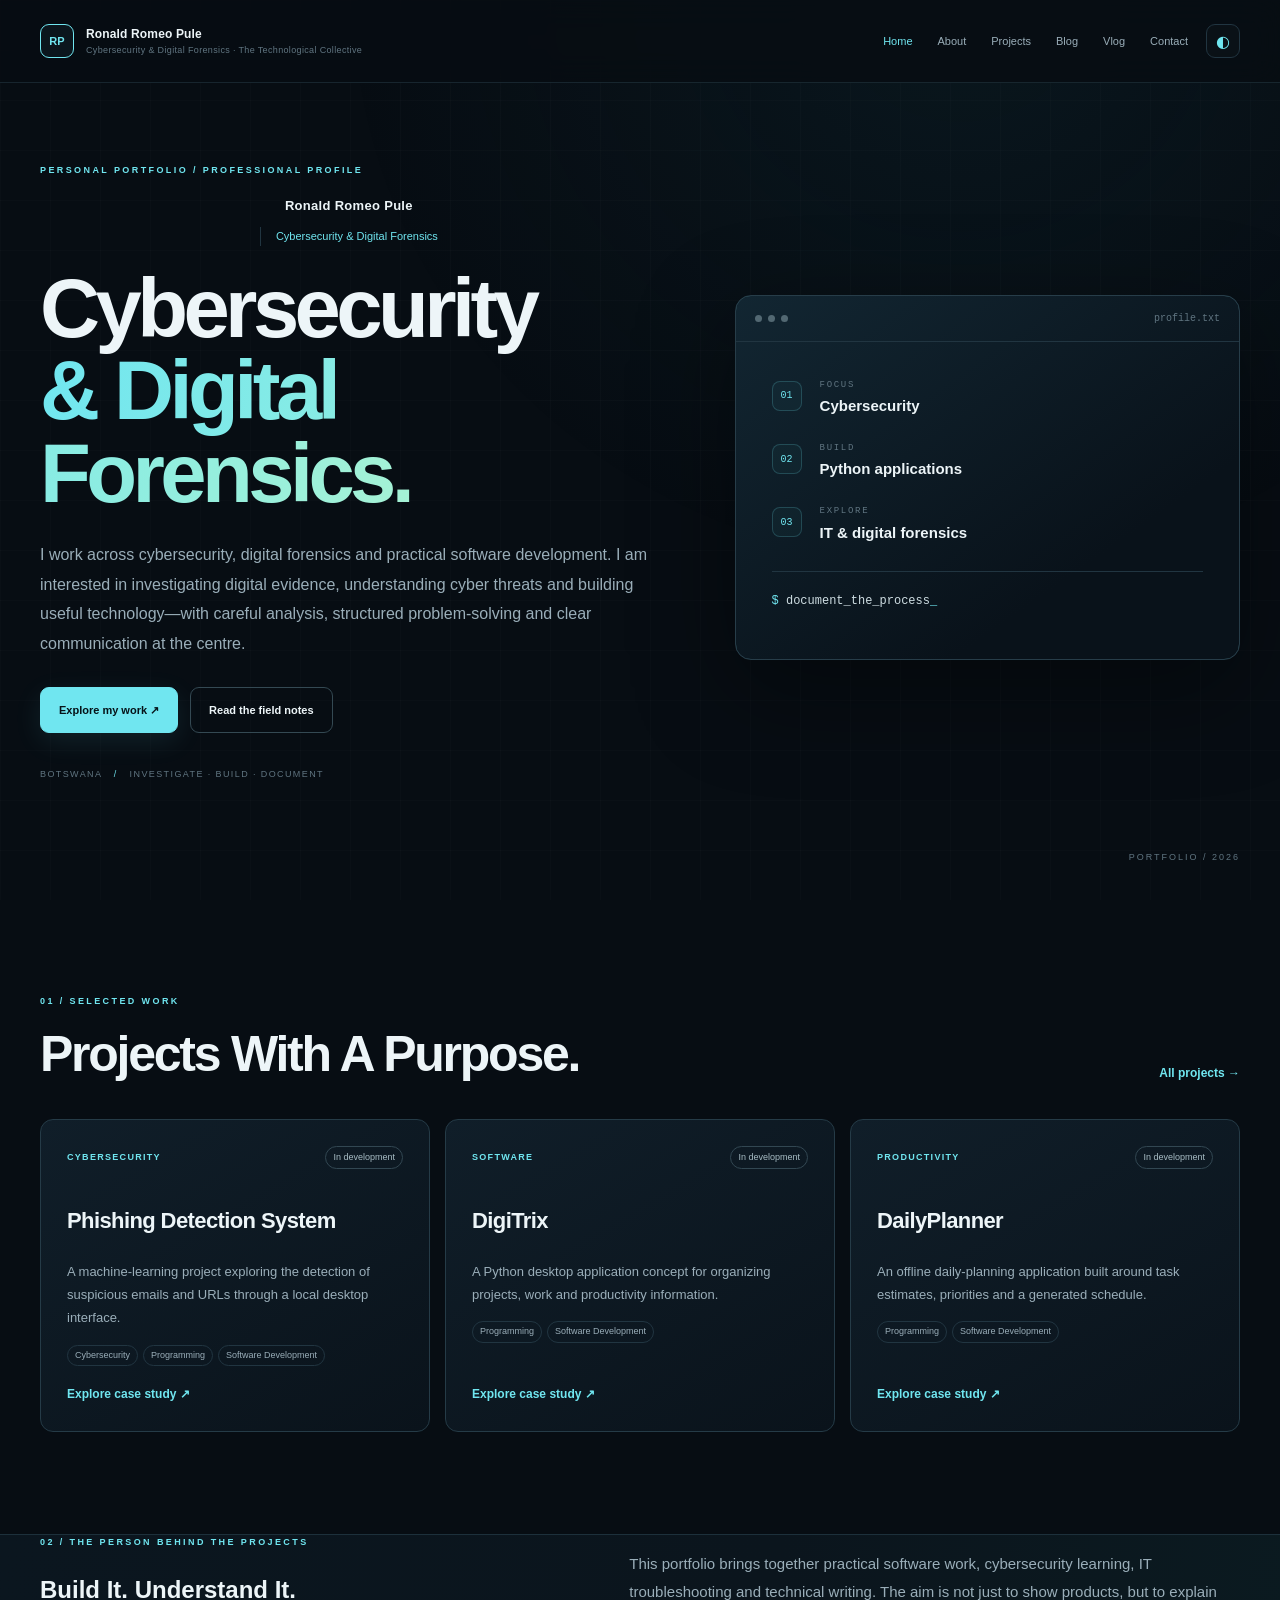
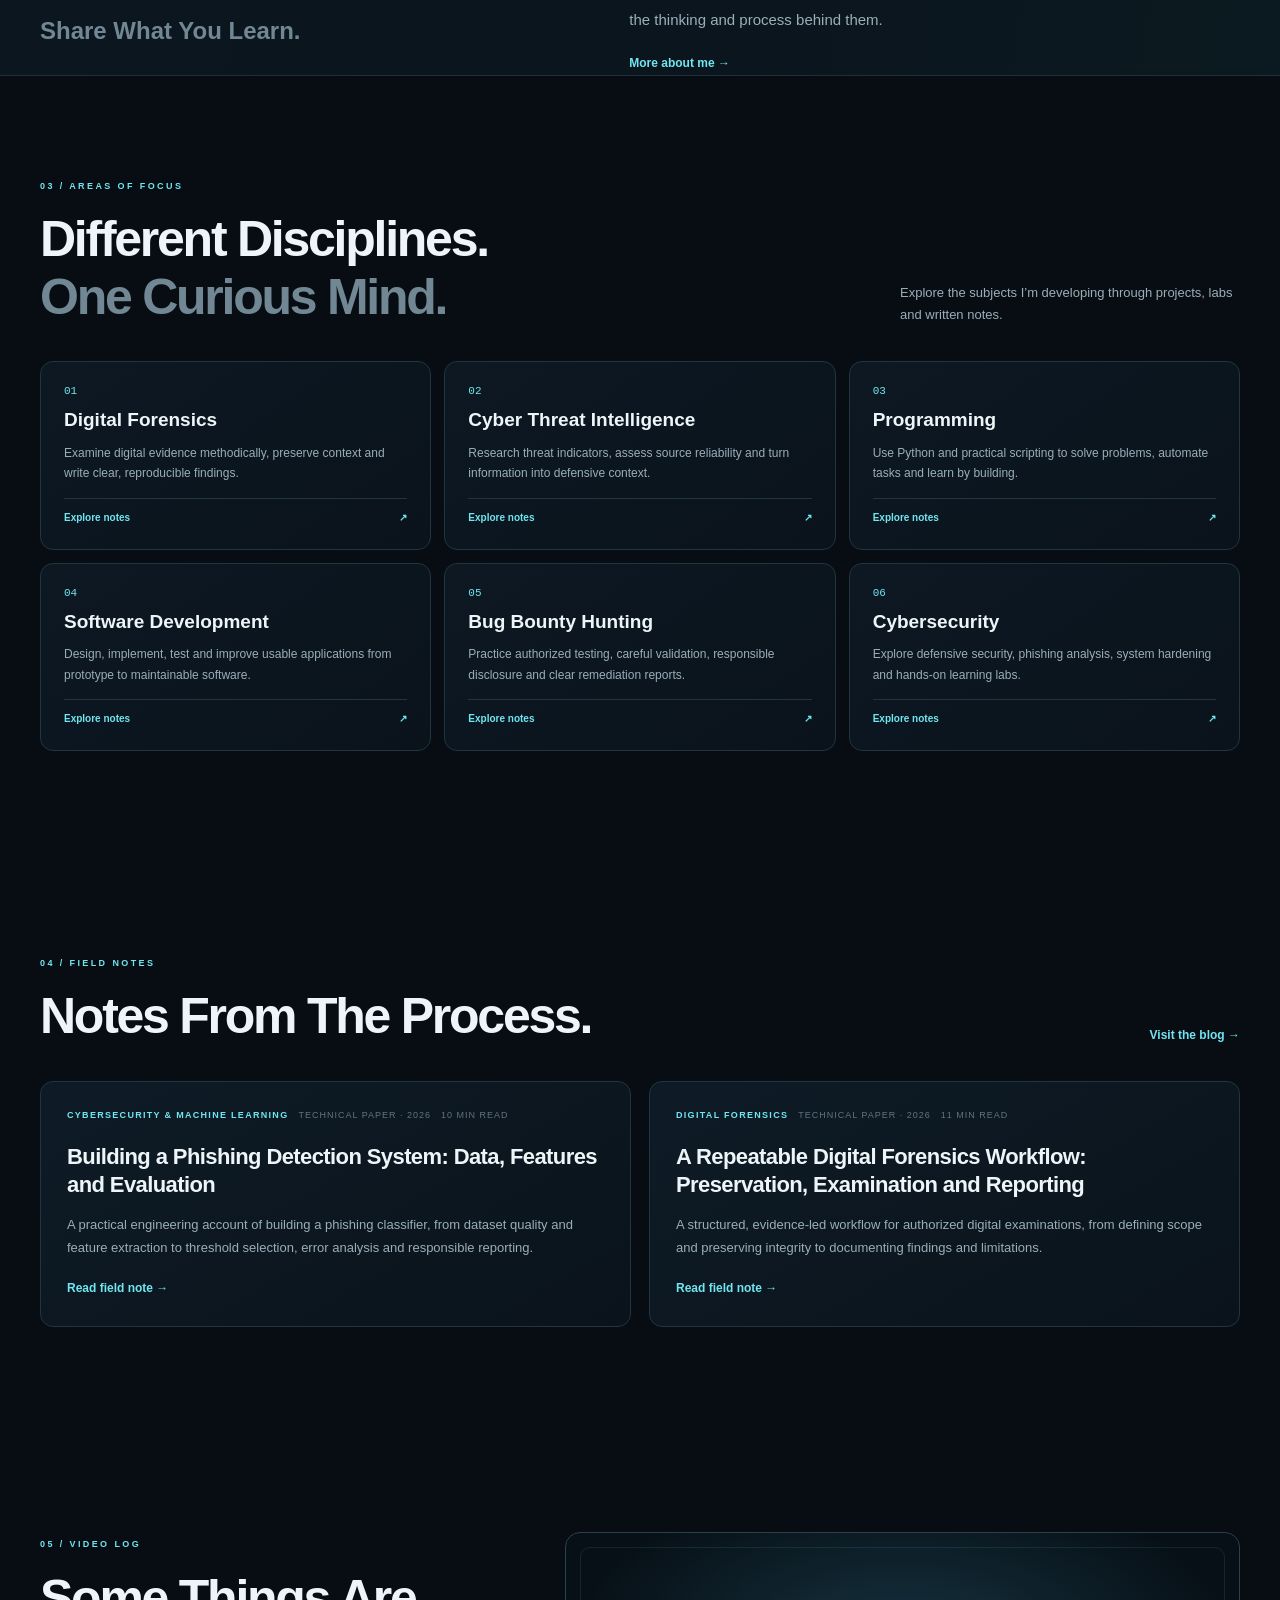
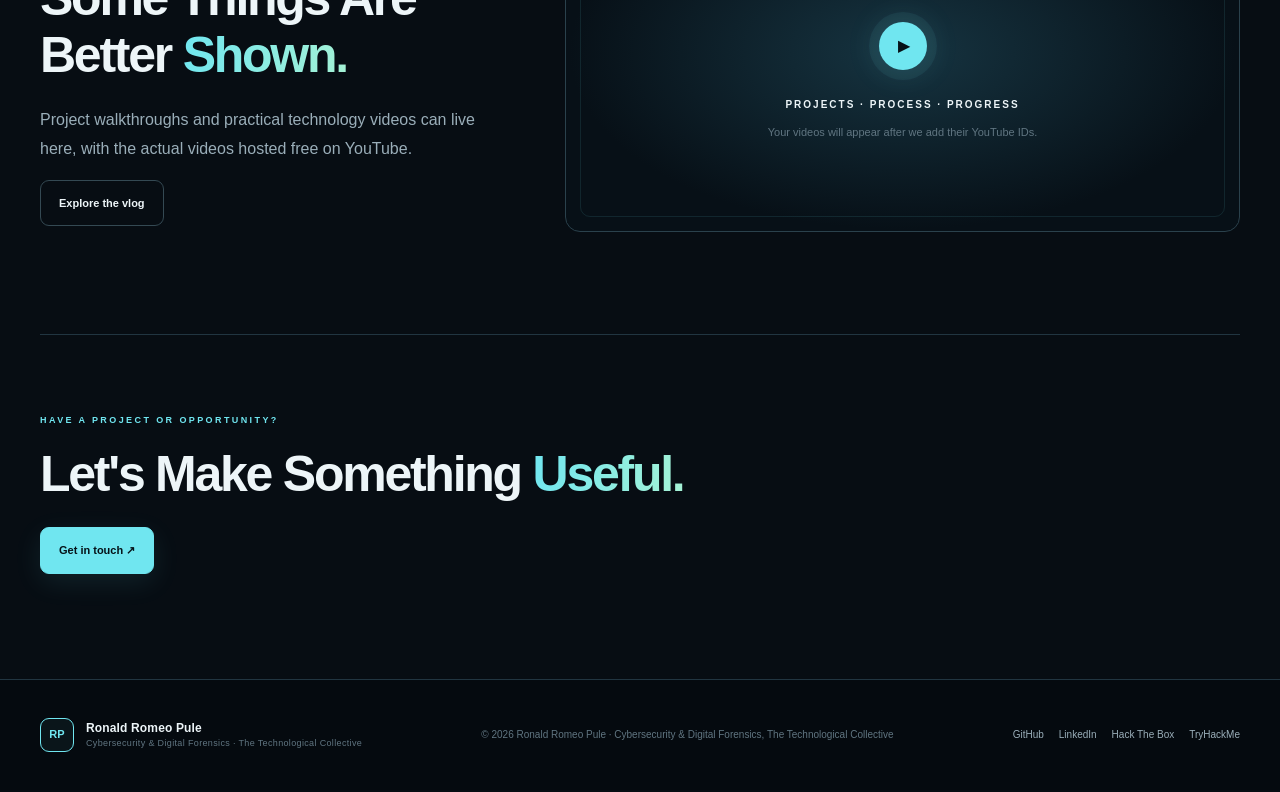
<file: index.html>
<!doctype html><html lang="en"><head><meta charset="utf-8"><meta name="viewport" content="width=device-width,initial-scale=1"><meta name="description" content="The portfolio of Ronald Romeo Pule, Director & Creator of The Technological Collective: cybersecurity, digital forensics, programming and software projects."><title>Home | Ronald Romeo Pule</title><link rel="icon" href="assets/favicon.svg" type="image/svg+xml"><link rel="stylesheet" href="css/style.css"><script defer src="js/data.js"></script><script defer src="js/site.js"></script></head><body data-page="home"><div id="site-header"></div><main><section class="hero wrap"><div class="hero-grid"><div><p class="eyebrow">PERSONAL PORTFOLIO / PROFESSIONAL PROFILE</p><p class="role-line"><strong>Ronald Romeo Pule</strong><span>Cybersecurity &amp; Digital Forensics</span></p><h1>Cybersecurity<br><span class="gradient">&amp; Digital Forensics.</span></h1><p class="intro">I work across cybersecurity, digital forensics and practical software development. I am interested in investigating digital evidence, understanding cyber threats and building useful technology—with careful analysis, structured problem-solving and clear communication at the centre.</p><div class="actions"><a class="button primary" href="projects.html">Explore my work ↗</a><a class="button" href="blog.html">Read the field notes</a></div><p class="meta">BOTSWANA <span>/</span> INVESTIGATE · BUILD · DOCUMENT</p></div><aside class="terminal"><div class="terminal-bar"><i></i><i></i><i></i><small>profile.txt</small></div><div class="terminal-content"><p><b>01</b><span><small>FOCUS</small><strong>Cybersecurity</strong></span></p><p><b>02</b><span><small>BUILD</small><strong>Python applications</strong></span></p><p><b>03</b><span><small>EXPLORE</small><strong>IT & digital forensics</strong></span></p><hr><p class="terminal-line"><em>$</em> document_the_process<span>_</span></p></div></aside></div><span class="hero-index">PORTFOLIO / 2026</span></section>
<section class="section wrap"><div class="section-heading"><div><p class="eyebrow">01 / SELECTED WORK</p><h2>Projects with a purpose.</h2></div><a class="text-link" href="projects.html">All projects →</a></div><div id="home-projects" class="cards"></div></section>
<section class="about-band"><div class="wrap two-col"><div><p class="eyebrow">02 / THE PERSON BEHIND THE PROJECTS</p><h2>Build it. Understand it.<br><span class="dim">Share what you learn.</span></h2></div><div><p class="intro">This portfolio brings together practical software work, cybersecurity learning, IT troubleshooting and technical writing. The aim is not just to show products, but to explain the thinking and process behind them.</p><a class="text-link" href="about.html">More about me →</a></div></div></section>
<section class="section wrap focus-section"><div class="section-heading"><div><p class="eyebrow">03 / AREAS OF FOCUS</p><h2>Different disciplines.<br><span class="dim">One curious mind.</span></h2></div><p class="focus-intro">Explore the subjects I’m developing through projects, labs and written notes.</p></div><div id="home-focus" class="focus-grid"></div></section><section class="section wrap"><div class="section-heading"><div><p class="eyebrow">04 / FIELD NOTES</p><h2>Notes from the process.</h2></div><a class="text-link" href="blog.html">Visit the blog →</a></div><div id="home-posts" class="posts"></div></section>
<section class="section wrap vlog-band"><div><p class="eyebrow">05 / VIDEO LOG</p><h2>Some things are<br>better <span class="gradient">shown.</span></h2><p class="intro">Project walkthroughs and practical technology videos can live here, with the actual videos hosted free on YouTube.</p><a class="button" href="vlog.html">Explore the vlog</a></div><div class="video-placeholder"><span class="play">▶</span><p>PROJECTS · PROCESS · PROGRESS</p><small>Your videos will appear after we add their YouTube IDs.</small></div></section>
<section class="closing wrap"><p class="eyebrow">HAVE A PROJECT OR OPPORTUNITY?</p><h2>Let's make something <span class="gradient">useful.</span></h2><a class="button primary" href="contact.html">Get in touch ↗</a></section></main><div id="site-footer"></div></body></html>
</file>
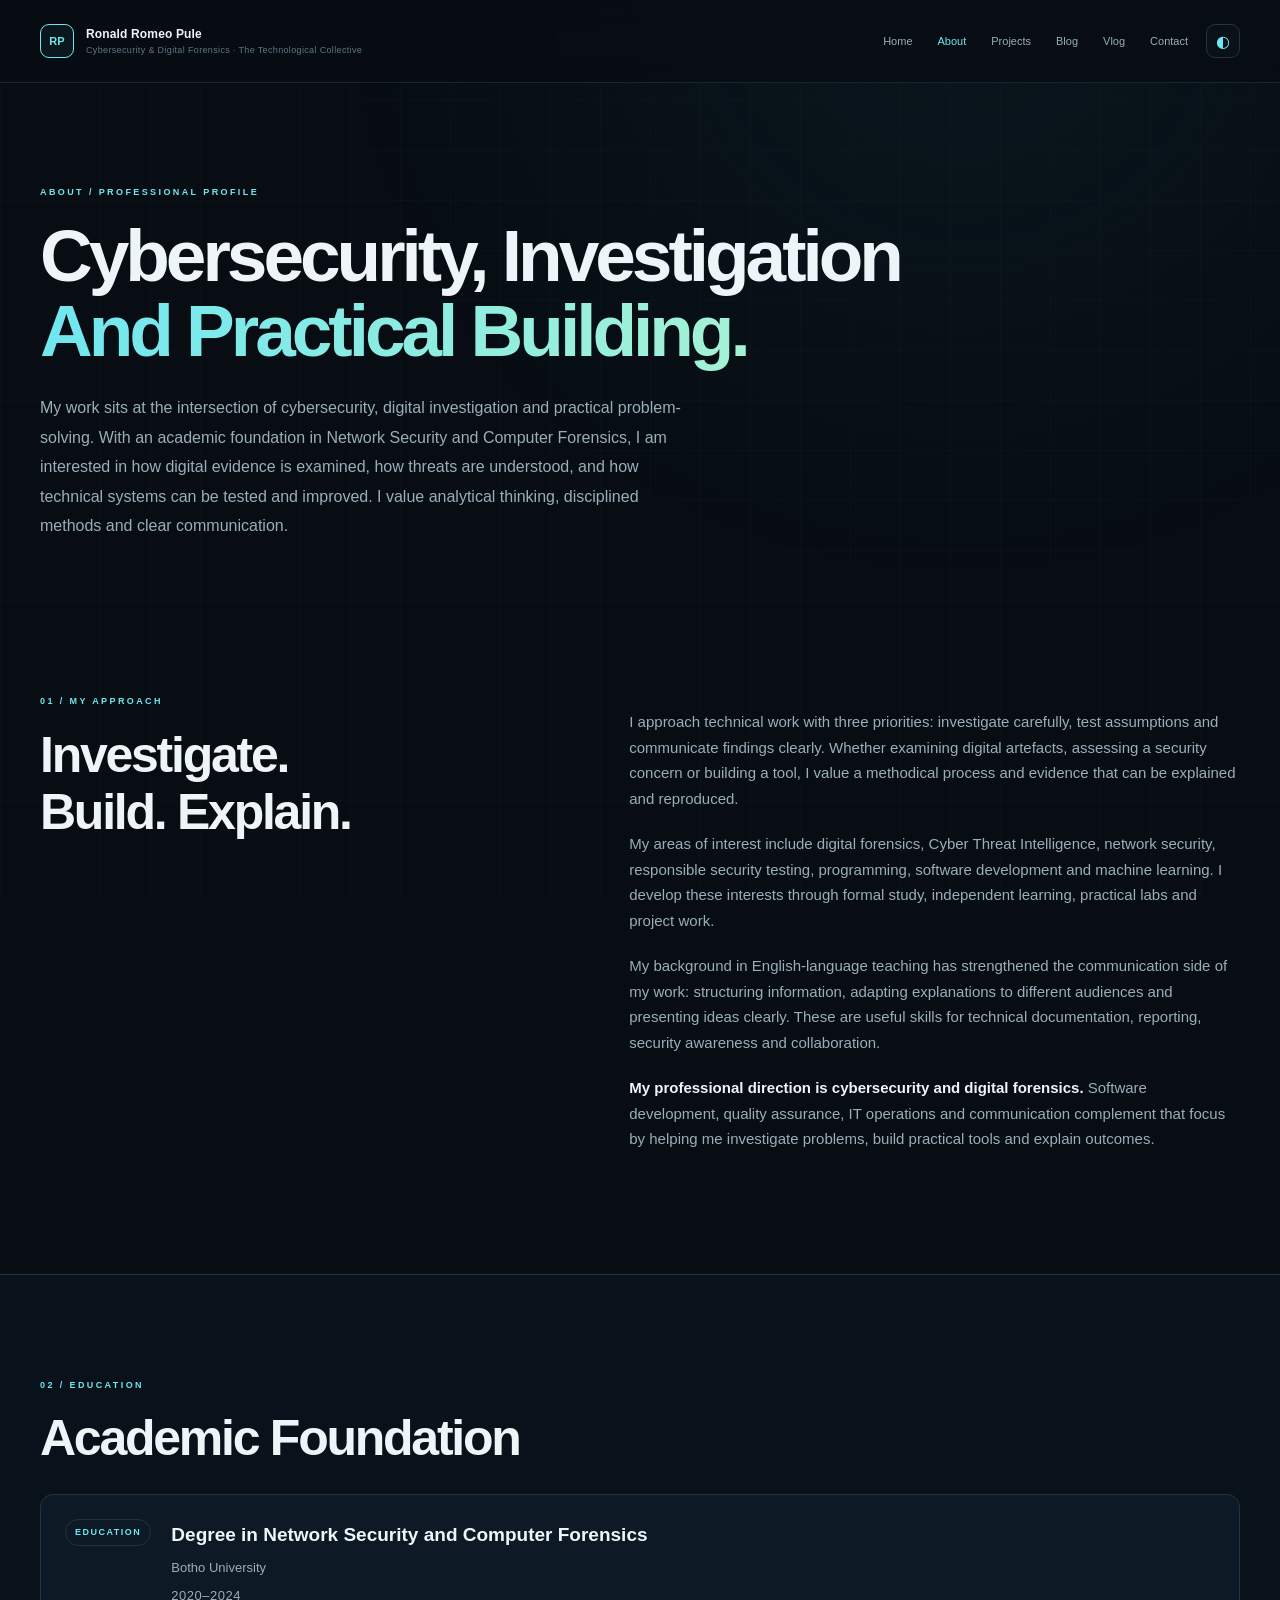
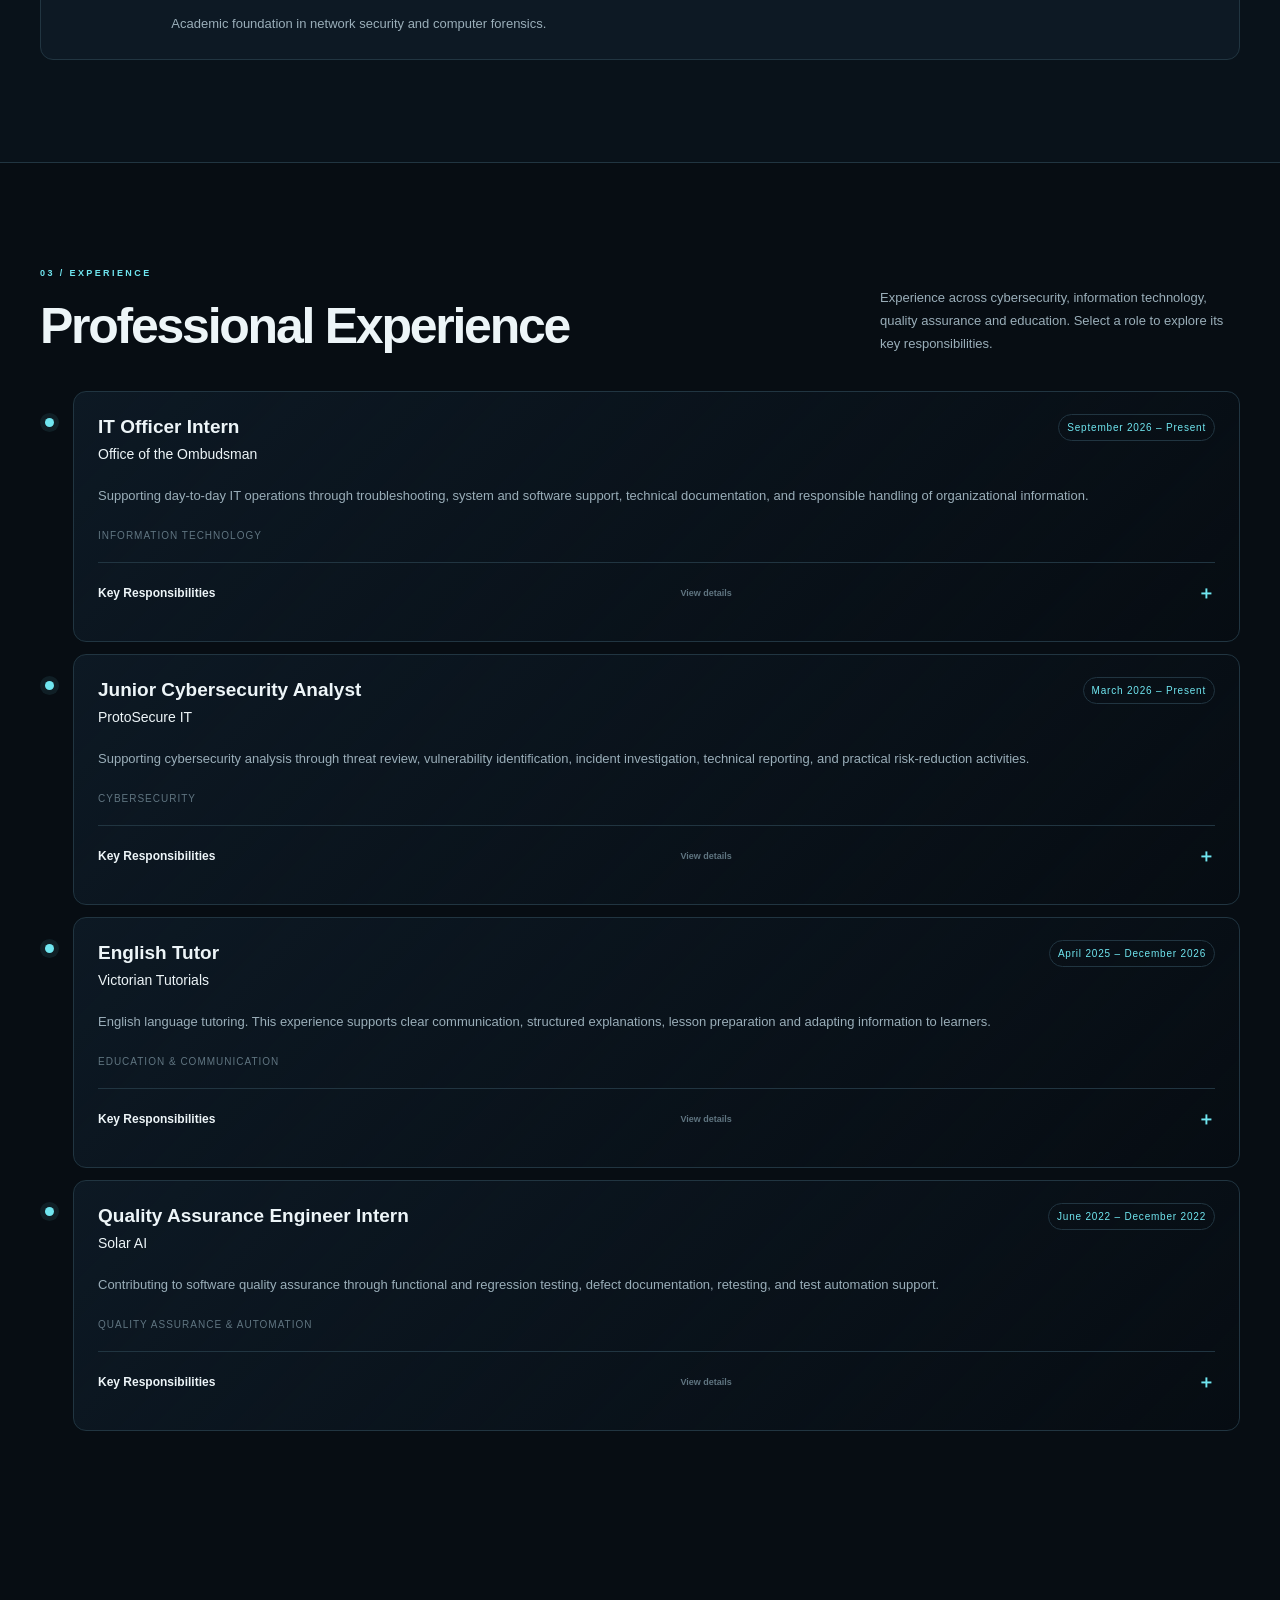
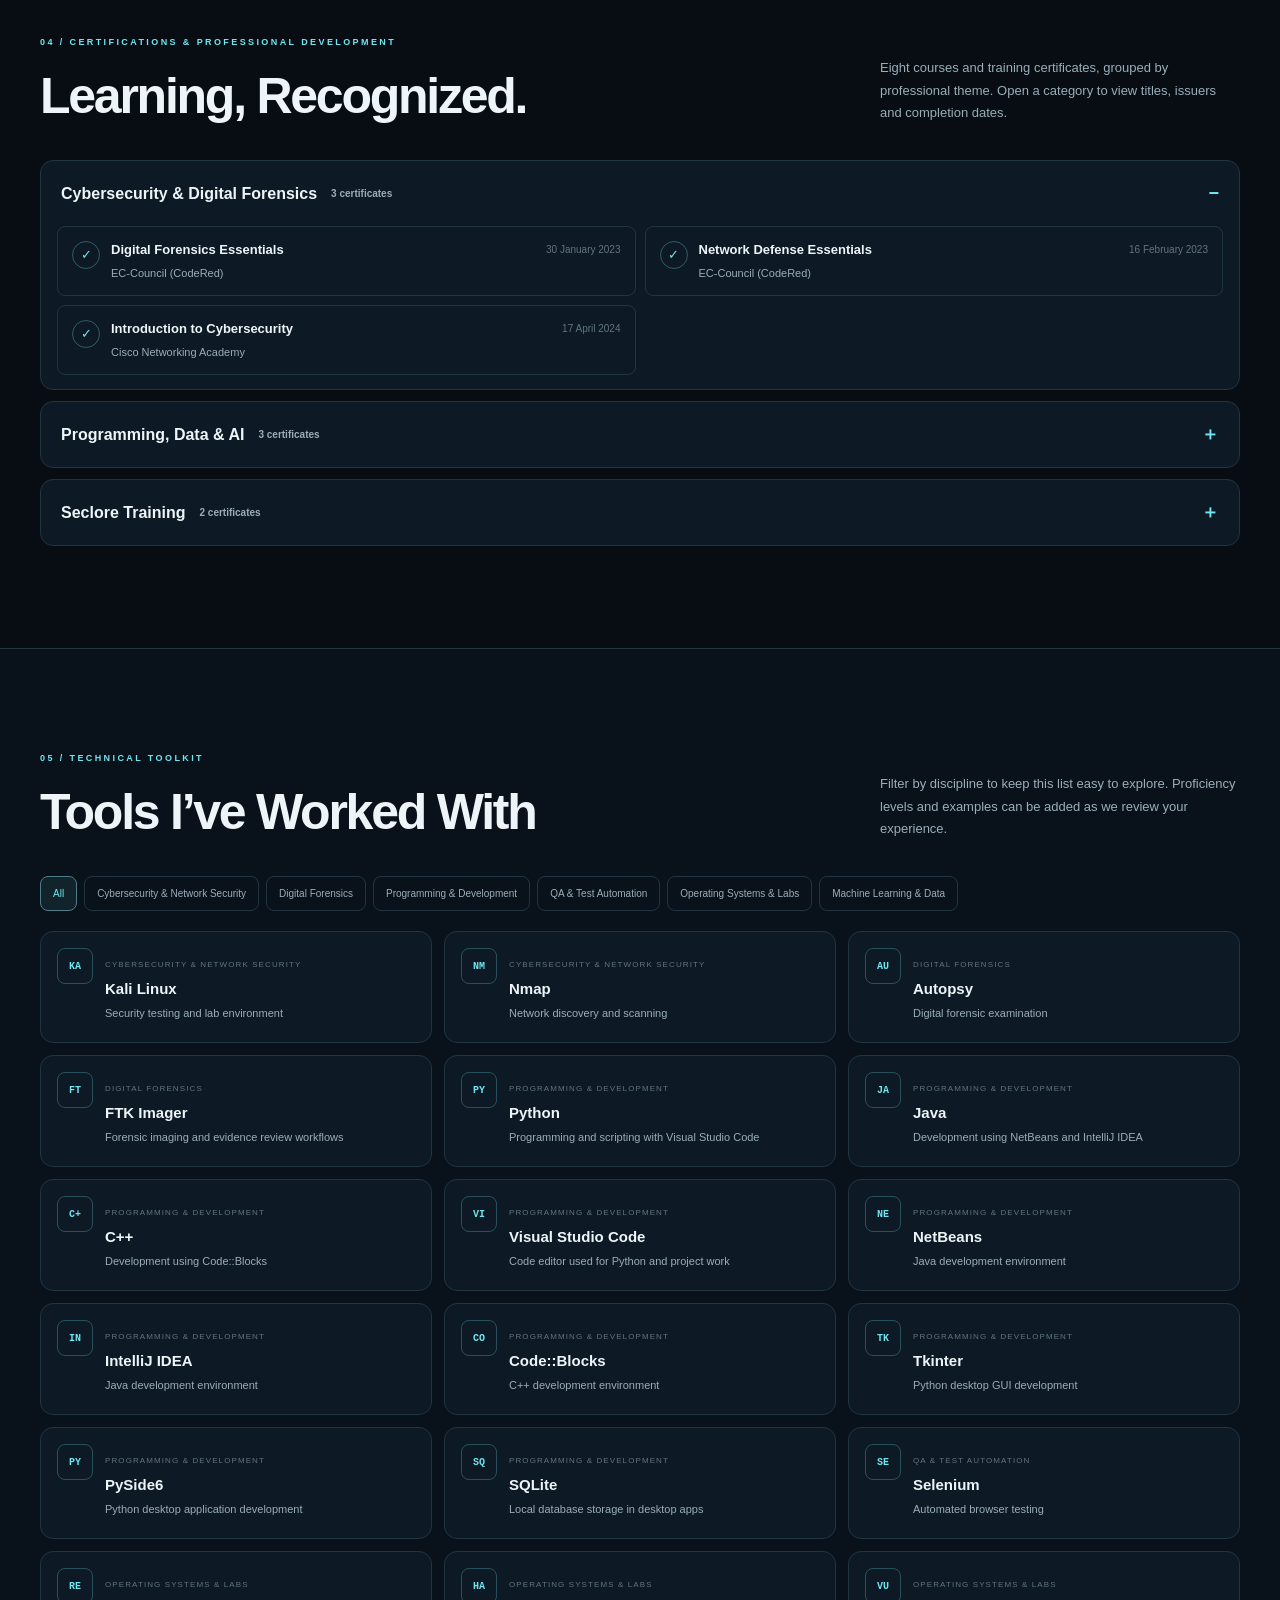
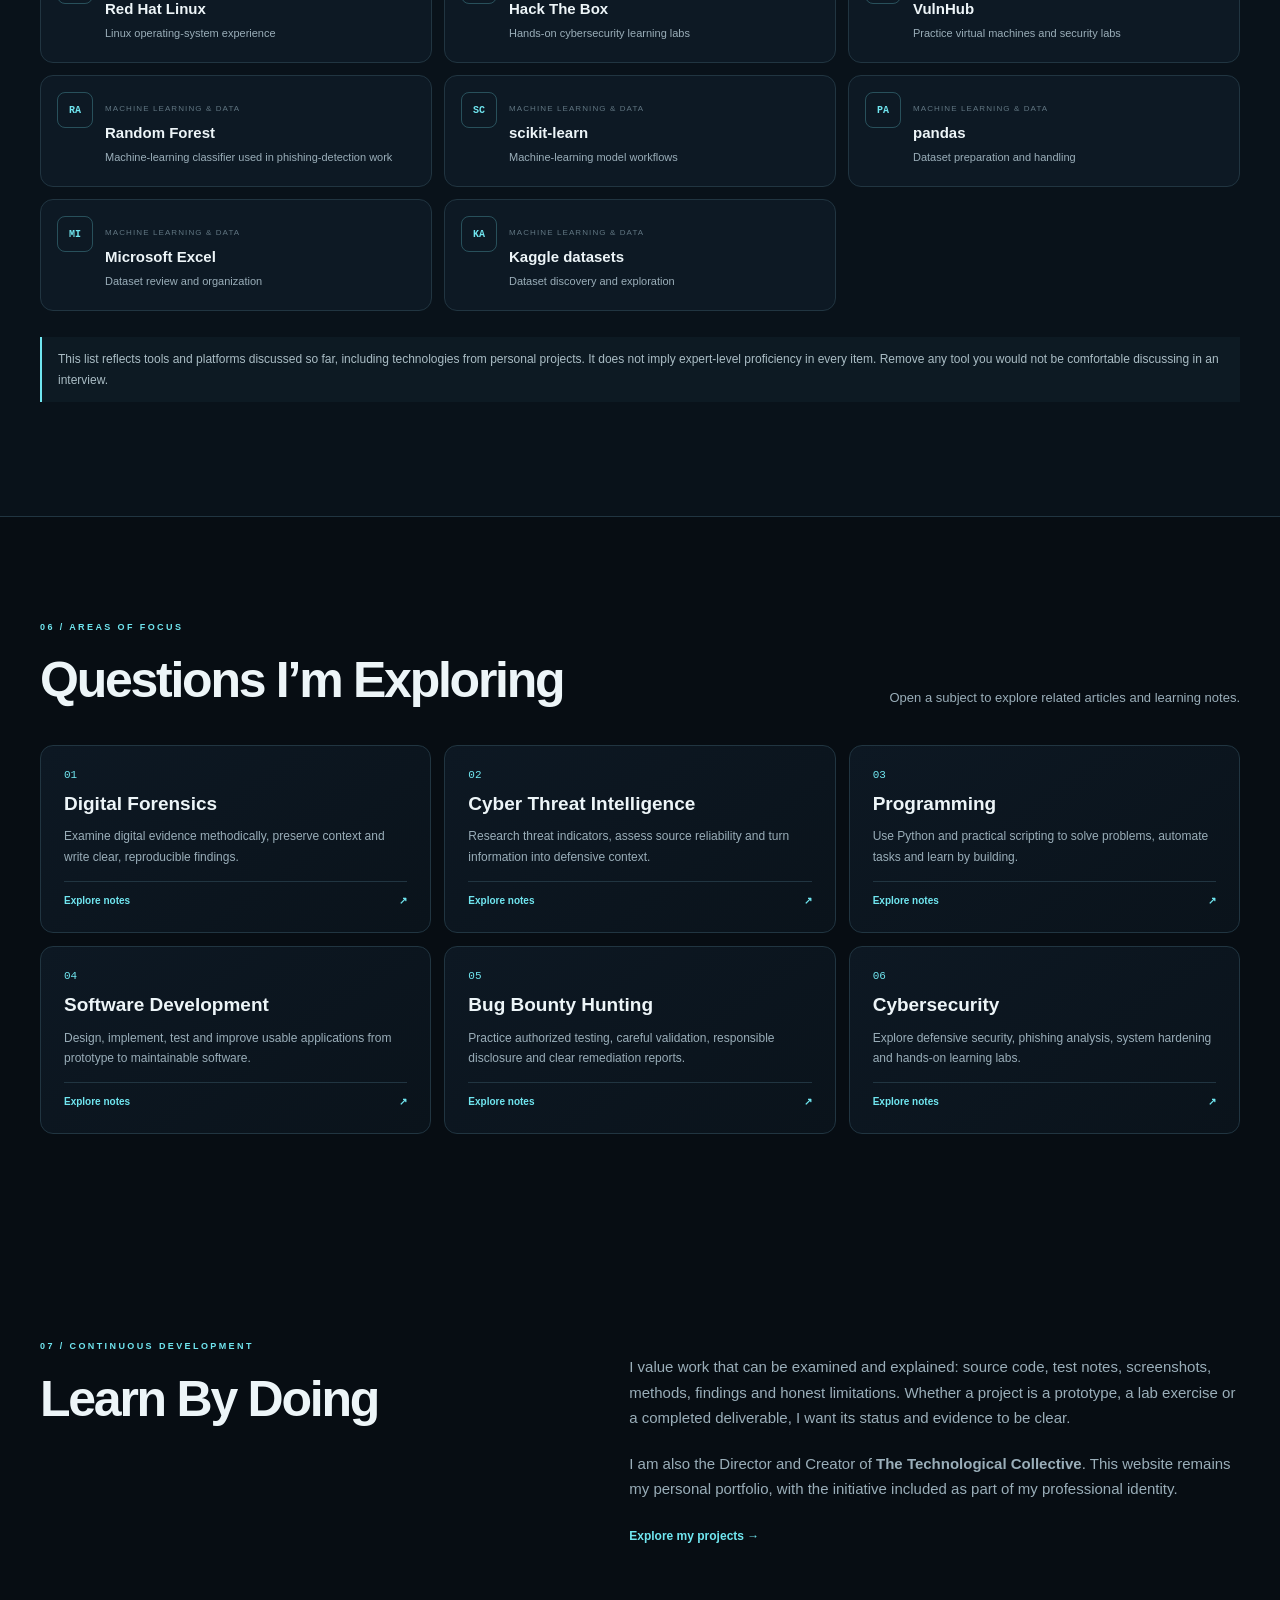
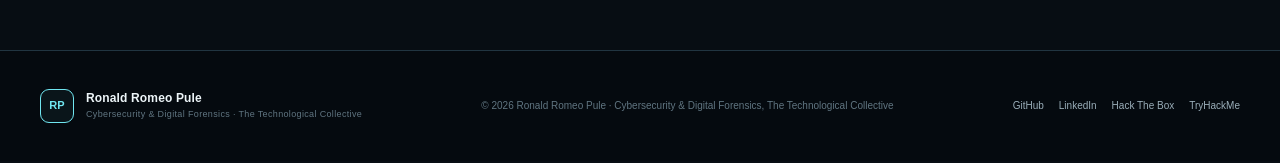
<file: about.html>
<!doctype html>
<html lang="en">
<head>
<meta charset="utf-8"><meta name="viewport" content="width=device-width,initial-scale=1">
<meta name="description" content="Ronald Romeo Pule — cybersecurity, digital forensics, IT, automated quality assurance and technical learning.">
<title>About | Ronald Romeo Pule</title>
<link rel="icon" href="assets/favicon.svg" type="image/svg+xml">
<link rel="stylesheet" href="css/style.css">
<script defer src="js/data.js"></script><script defer src="js/site.js"></script>
</head>
<body data-page="about">
<div id="site-header"></div>
<main>
  <section class="page-hero wrap">
    <p class="eyebrow">ABOUT / PROFESSIONAL PROFILE</p>
    <h1>Cybersecurity, Investigation<br><span class="gradient">And Practical Building.</span></h1>
    <p class="intro">My work sits at the intersection of cybersecurity, digital investigation and practical problem-solving. With an academic foundation in Network Security and Computer Forensics, I am interested in how digital evidence is examined, how threats are understood, and how technical systems can be tested and improved. I value analytical thinking, disciplined methods and clear communication.</p>
  </section>

  <section class="section wrap two-col about-profile">
    <div><p class="eyebrow">01 / MY APPROACH</p><h2>Investigate.<br>Build. Explain.</h2></div>
    <div class="prose">
      <p>I approach technical work with three priorities: investigate carefully, test assumptions and communicate findings clearly. Whether examining digital artefacts, assessing a security concern or building a tool, I value a methodical process and evidence that can be explained and reproduced.</p>
      <p>My areas of interest include digital forensics, Cyber Threat Intelligence, network security, responsible security testing, programming, software development and machine learning. I develop these interests through formal study, independent learning, practical labs and project work.</p>
      <p>My background in English-language teaching has strengthened the communication side of my work: structuring information, adapting explanations to different audiences and presenting ideas clearly. These are useful skills for technical documentation, reporting, security awareness and collaboration.</p>
      <p><strong>My professional direction is cybersecurity and digital forensics.</strong> Software development, quality assurance, IT operations and communication complement that focus by helping me investigate problems, build practical tools and explain outcomes.</p>
    </div>
  </section>

  <section class="section band">
    <div class="wrap">
      <p class="eyebrow">02 / EDUCATION</p>
      <h2>Academic Foundation</h2>
      <div id="education-list" class="education-list"></div>
    </div>
  </section>

  <section class="section wrap">
    <div class="section-heading"><div><p class="eyebrow">03 / EXPERIENCE</p><h2>Professional Experience</h2></div><p class="section-intro">Experience across cybersecurity, information technology, quality assurance and education. Select a role to explore its key responsibilities.</p></div>
    <div id="experience-list" class="experience-list"></div>
  </section>

  <section class="section wrap" id="certifications-section">
    <div class="section-heading"><div><p class="eyebrow">04 / CERTIFICATIONS & PROFESSIONAL DEVELOPMENT</p><h2>Learning, Recognized.</h2></div><p class="section-intro">Eight courses and training certificates, grouped by professional theme. Open a category to view titles, issuers and completion dates.</p></div>
    <div id="certifications-list" class="certifications-list"></div>
  </section>

  <section class="section band">
    <div class="wrap">
      <div class="section-heading"><div><p class="eyebrow">05 / TECHNICAL TOOLKIT</p><h2>Tools I’ve Worked With</h2></div><p class="section-intro">Filter by discipline to keep this list easy to explore. Proficiency levels and examples can be added as we review your experience.</p></div>
      <div id="skills-filters" class="chips skill-filters" aria-label="Filter skills by category"></div>
      <div id="skills-grid" class="skill-grid"></div>
      <p class="note">This list reflects tools and platforms discussed so far, including technologies from personal projects. It does not imply expert-level proficiency in every item. Remove any tool you would not be comfortable discussing in an interview.</p>
    </div>
  </section>

  <section class="section wrap">
    <div class="section-heading"><div><p class="eyebrow">06 / AREAS OF FOCUS</p><h2>Questions I’m Exploring</h2></div><p class="section-intro">Open a subject to explore related articles and learning notes.</p></div>
    <div id="about-focus" class="focus-grid focus-grid-about"></div>
  </section>

  <section class="section wrap two-col">
    <div><p class="eyebrow">07 / CONTINUOUS DEVELOPMENT</p><h2>Learn By Doing</h2></div>
    <div class="prose"><p>I value work that can be examined and explained: source code, test notes, screenshots, methods, findings and honest limitations. Whether a project is a prototype, a lab exercise or a completed deliverable, I want its status and evidence to be clear.</p><p>I am also the Director and Creator of <strong>The Technological Collective</strong>. This website remains my personal portfolio, with the initiative included as part of my professional identity.</p><a class="text-link" href="projects.html">Explore my projects →</a></div>
  </section>
</main>
<div id="site-footer"></div>
</body></html>
</file>
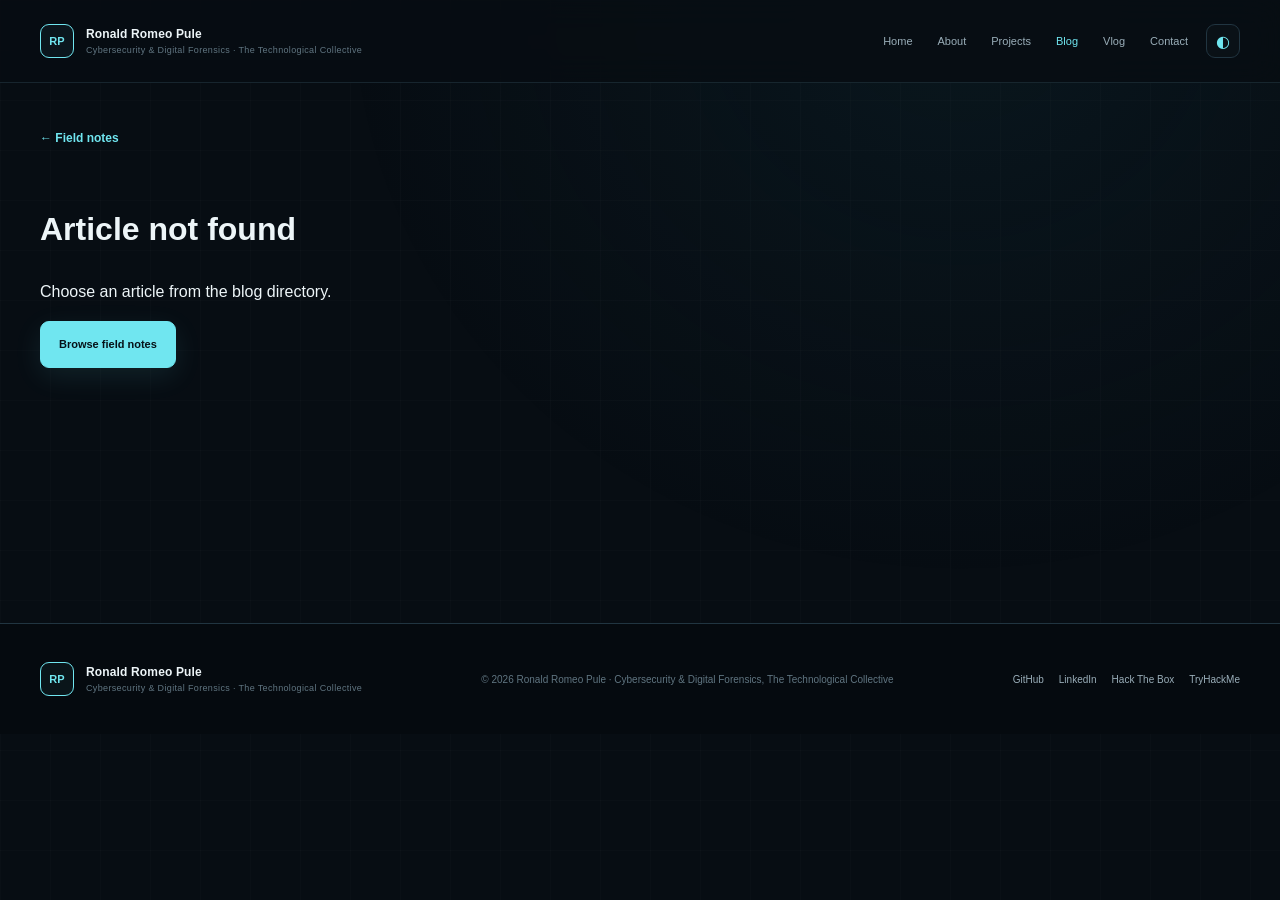
<file: article.html>
<!doctype html><html lang="en"><head><meta charset="utf-8"><meta name="viewport" content="width=device-width,initial-scale=1"><title>Article | Ronald Romeo Pule</title><link rel="icon" href="assets/favicon.svg" type="image/svg+xml"><link rel="stylesheet" href="css/style.css"><script defer src="js/data.js"></script><script defer src="js/site.js"></script></head><body data-page="article-detail"><div id="site-header"></div><main id="article-detail" class="wrap detail"></main><div id="site-footer"></div></body></html>
</file>
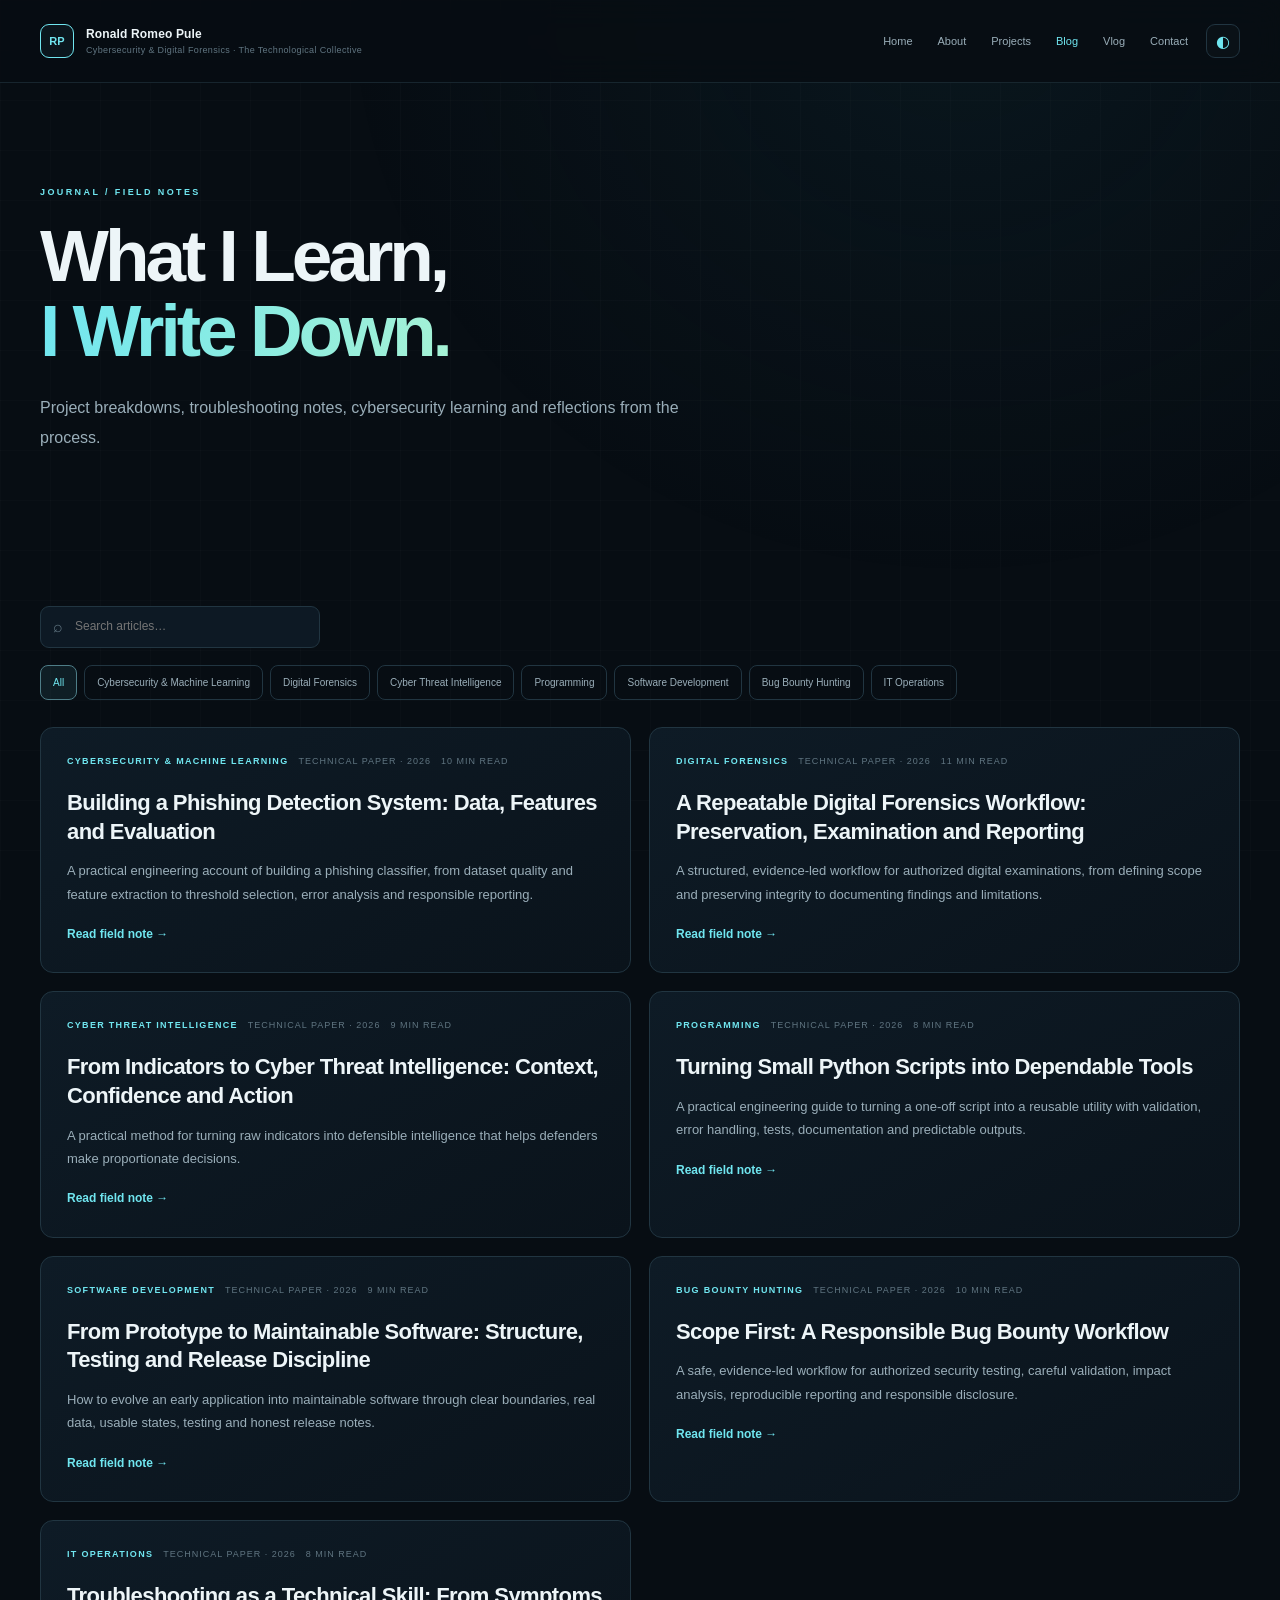
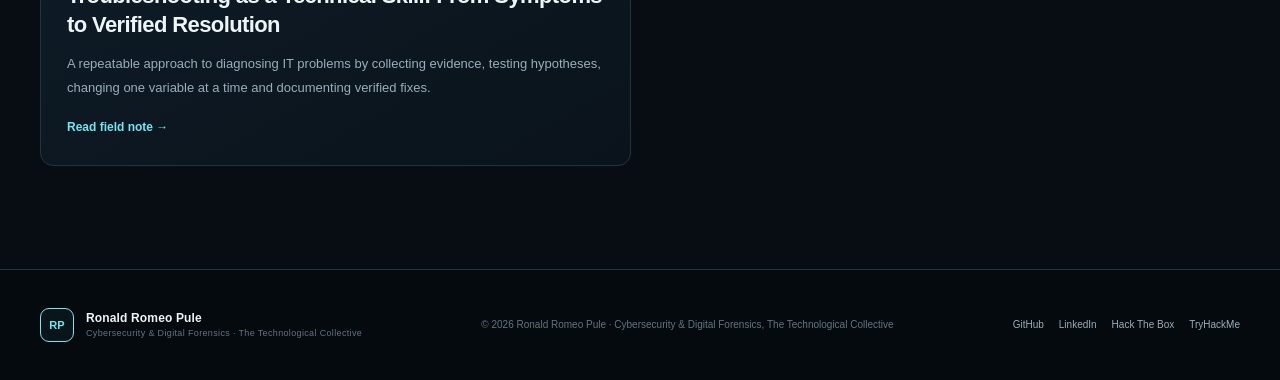
<file: blog.html>
<!doctype html><html lang="en"><head><meta charset="utf-8"><meta name="viewport" content="width=device-width,initial-scale=1"><title>Blog | Ronald Romeo Pule</title><link rel="icon" href="assets/favicon.svg" type="image/svg+xml"><link rel="stylesheet" href="css/style.css"><script defer src="js/data.js"></script><script defer src="js/site.js"></script></head><body data-page="blog"><div id="site-header"></div><main><section class="page-hero wrap"><p class="eyebrow">JOURNAL / FIELD NOTES</p><h1>What I learn,<br><span class="gradient">I write down.</span></h1><p class="intro">Project breakdowns, troubleshooting notes, cybersecurity learning and reflections from the process.</p></section><section class="section wrap page-list"><div class="filters"><label class="search"><span>⌕</span><input id="blog-search" type="search" placeholder="Search articles…" aria-label="Search articles"></label><div id="blog-filters" class="chips"></div></div><div id="blog-list" class="posts"></div><p id="blog-empty" class="empty" hidden>No articles match your search.</p></section></main><div id="site-footer"></div></body></html>
</file>
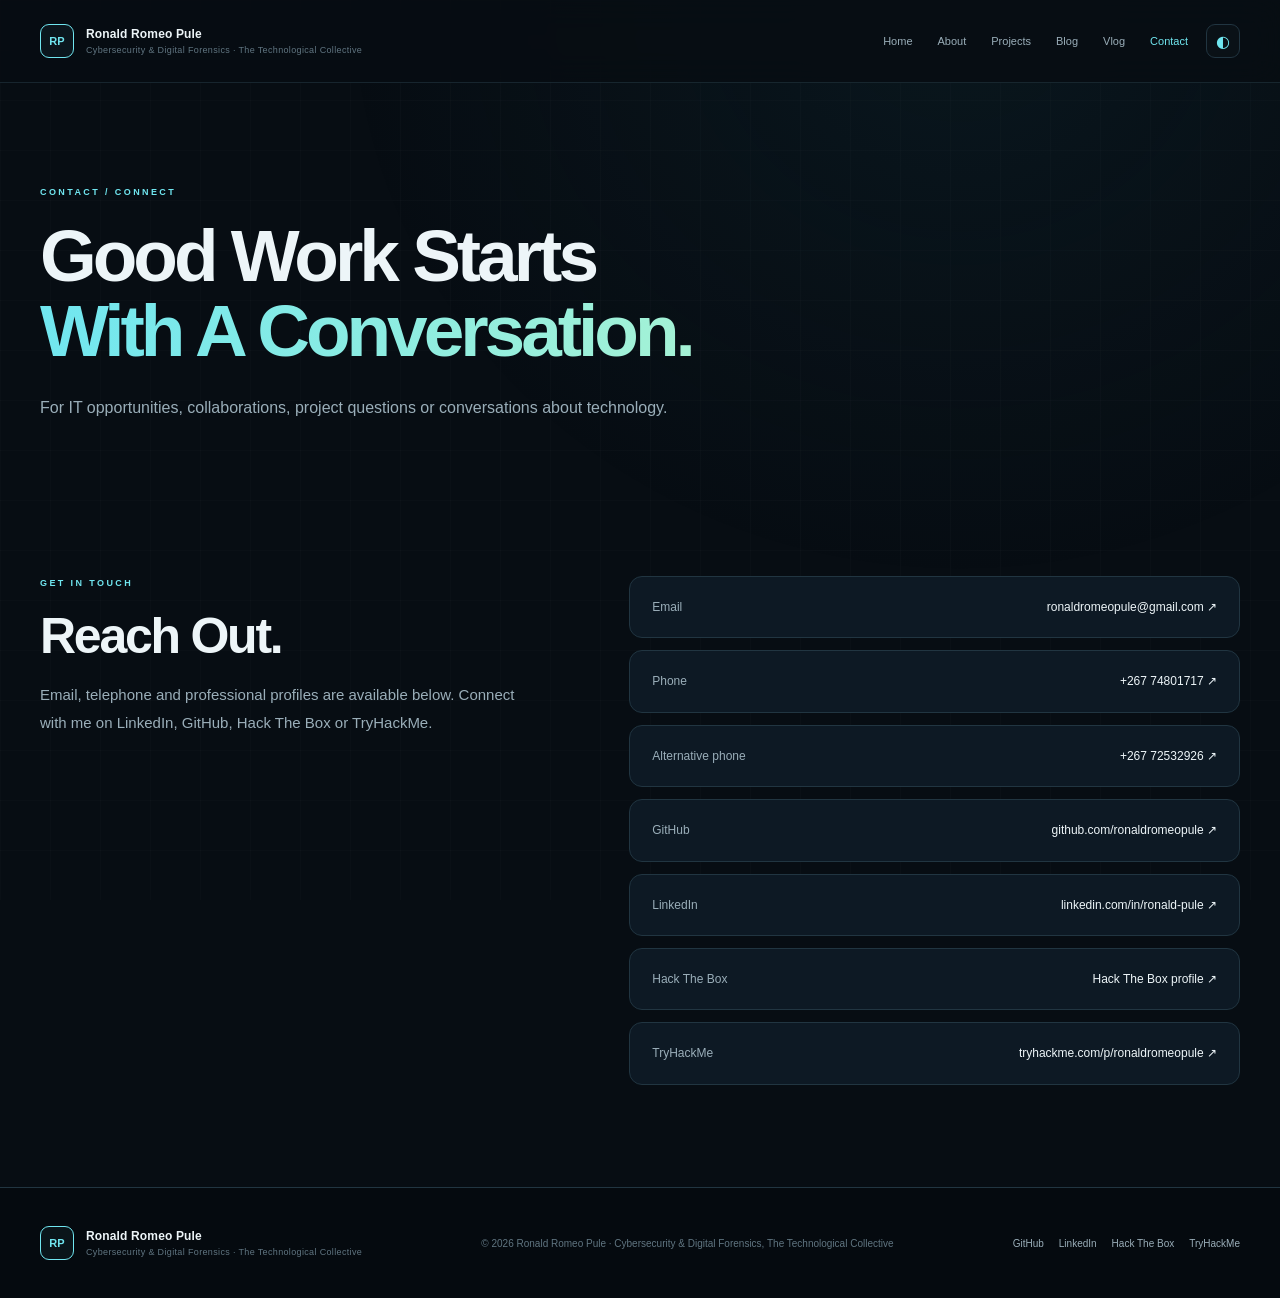
<file: contact.html>
<!doctype html><html lang="en"><head><meta charset="utf-8"><meta name="viewport" content="width=device-width,initial-scale=1"><title>Contact | Ronald Romeo Pule</title><link rel="icon" href="assets/favicon.svg" type="image/svg+xml"><link rel="stylesheet" href="css/style.css"><script defer src="js/data.js"></script><script defer src="js/site.js"></script></head><body data-page="contact"><div id="site-header"></div><main><section class="page-hero wrap"><p class="eyebrow">CONTACT / CONNECT</p><h1>Good work starts<br><span class="gradient">with a conversation.</span></h1><p class="intro">For IT opportunities, collaborations, project questions or conversations about technology.</p></section><section class="section wrap two-col"><div><p class="eyebrow">GET IN TOUCH</p><h2>Reach out.</h2><p class="intro">Email, telephone and professional profiles are available below. Connect with me on LinkedIn, GitHub, Hack The Box or TryHackMe.</p></div><div id="contact-links" class="contact-links"></div></section></main><div id="site-footer"></div></body></html>
</file>
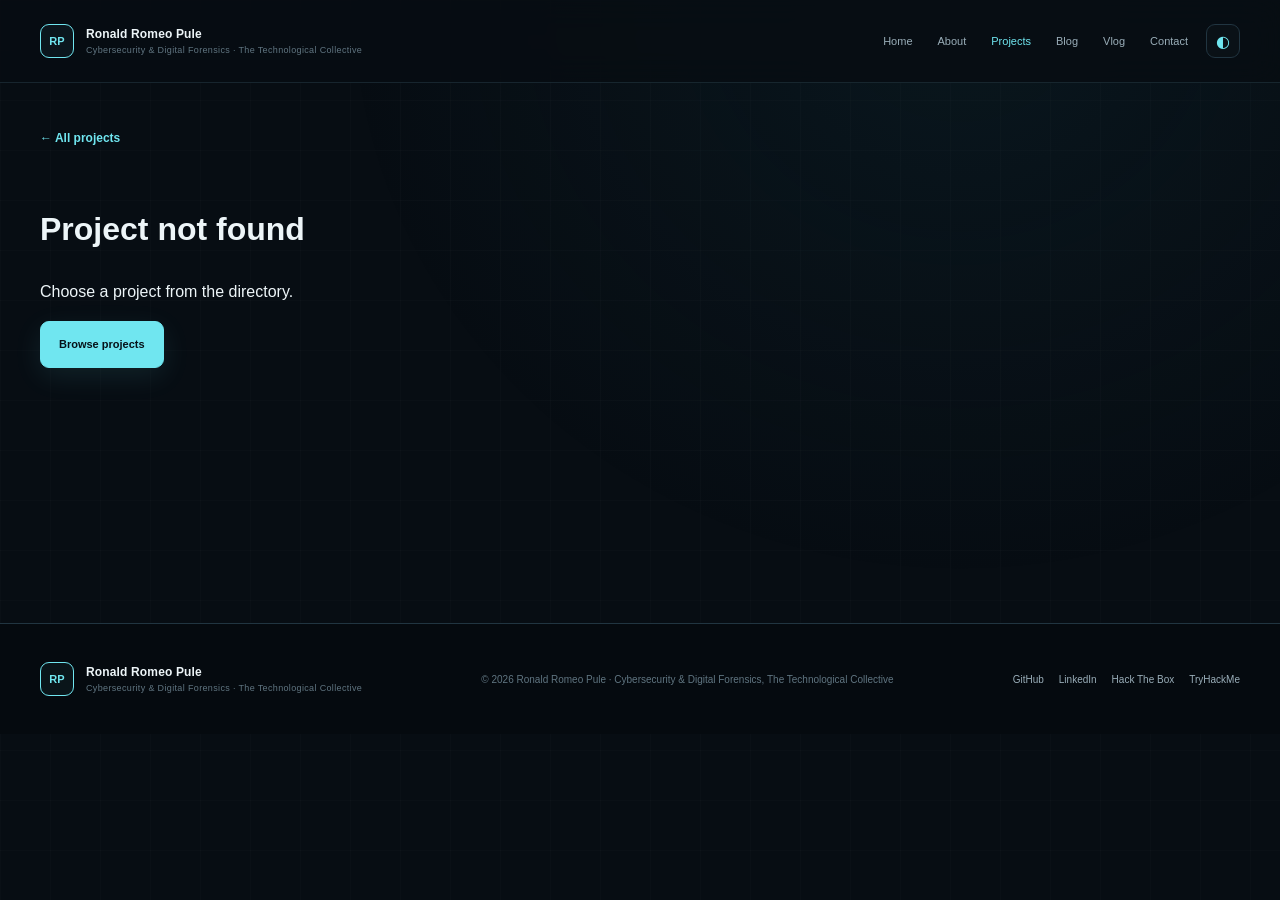
<file: project.html>
<!doctype html><html lang="en"><head><meta charset="utf-8"><meta name="viewport" content="width=device-width,initial-scale=1"><title>Project | Ronald Romeo Pule</title><link rel="icon" href="assets/favicon.svg" type="image/svg+xml"><link rel="stylesheet" href="css/style.css"><script defer src="js/data.js"></script><script defer src="js/site.js"></script></head><body data-page="project-detail"><div id="site-header"></div><main id="project-detail" class="wrap detail"></main><div id="site-footer"></div></body></html>
</file>
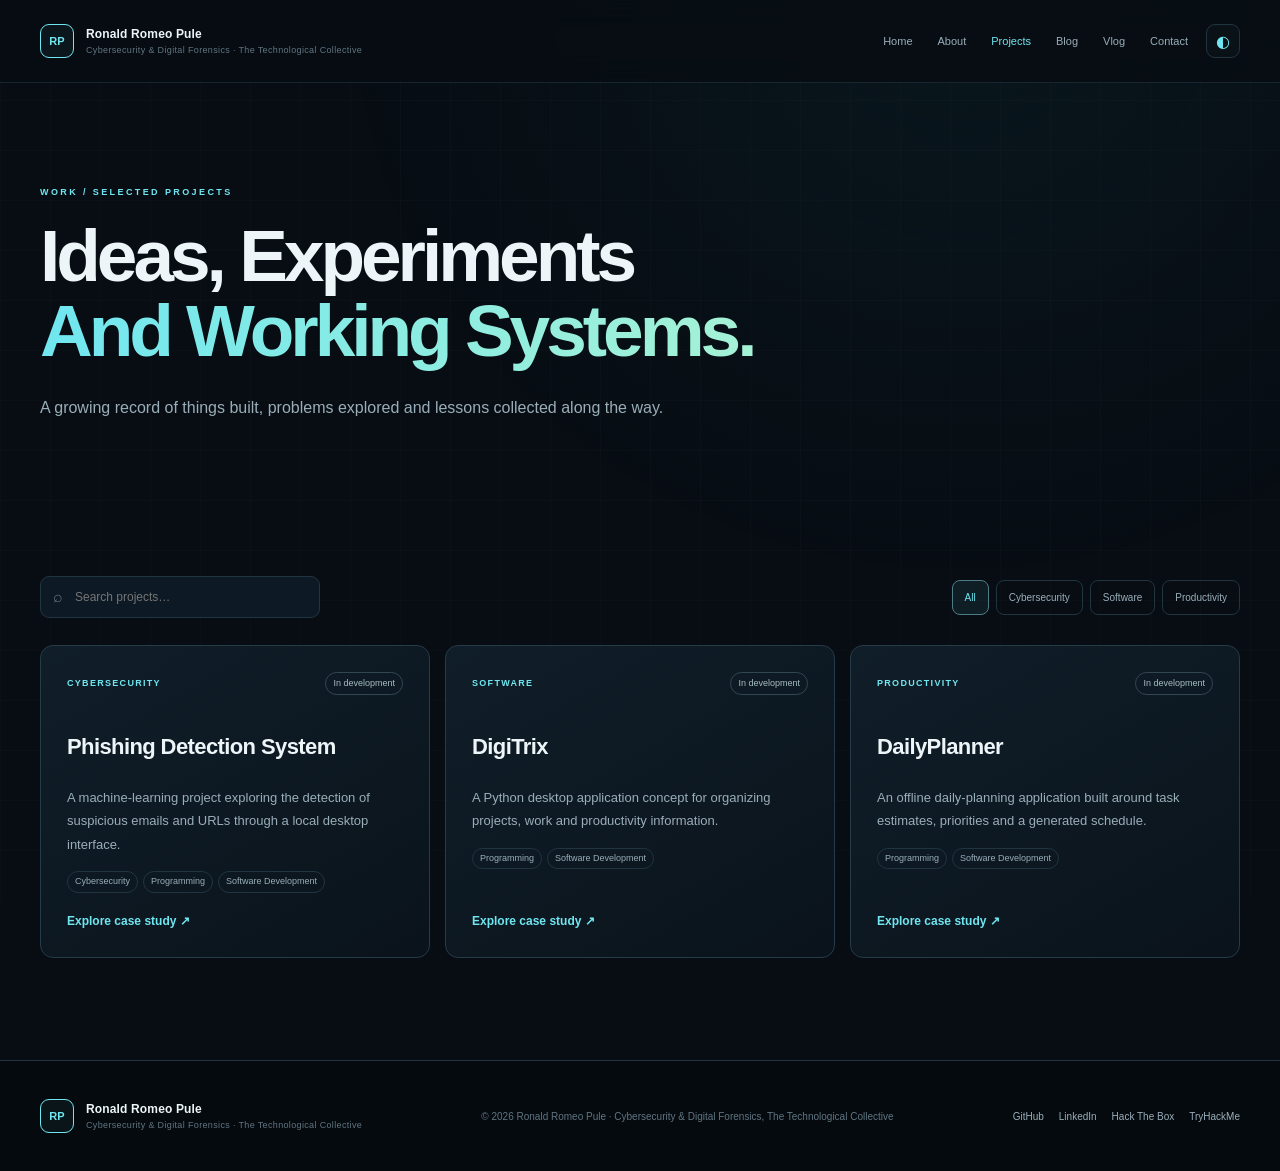
<file: projects.html>
<!doctype html><html lang="en"><head><meta charset="utf-8"><meta name="viewport" content="width=device-width,initial-scale=1"><title>Projects | Ronald Romeo Pule</title><link rel="icon" href="assets/favicon.svg" type="image/svg+xml"><link rel="stylesheet" href="css/style.css"><script defer src="js/data.js"></script><script defer src="js/site.js"></script></head><body data-page="projects"><div id="site-header"></div><main><section class="page-hero wrap"><p class="eyebrow">WORK / SELECTED PROJECTS</p><h1>Ideas, experiments<br><span class="gradient">and working systems.</span></h1><p class="intro">A growing record of things built, problems explored and lessons collected along the way.</p></section><section class="section wrap page-list"><div class="filters"><label class="search"><span>⌕</span><input id="project-search" type="search" placeholder="Search projects…" aria-label="Search projects"></label><div id="project-filters" class="chips"></div></div><div id="project-list" class="cards"></div><p id="project-empty" class="empty" hidden>No projects match your search.</p></section></main><div id="site-footer"></div></body></html>
</file>
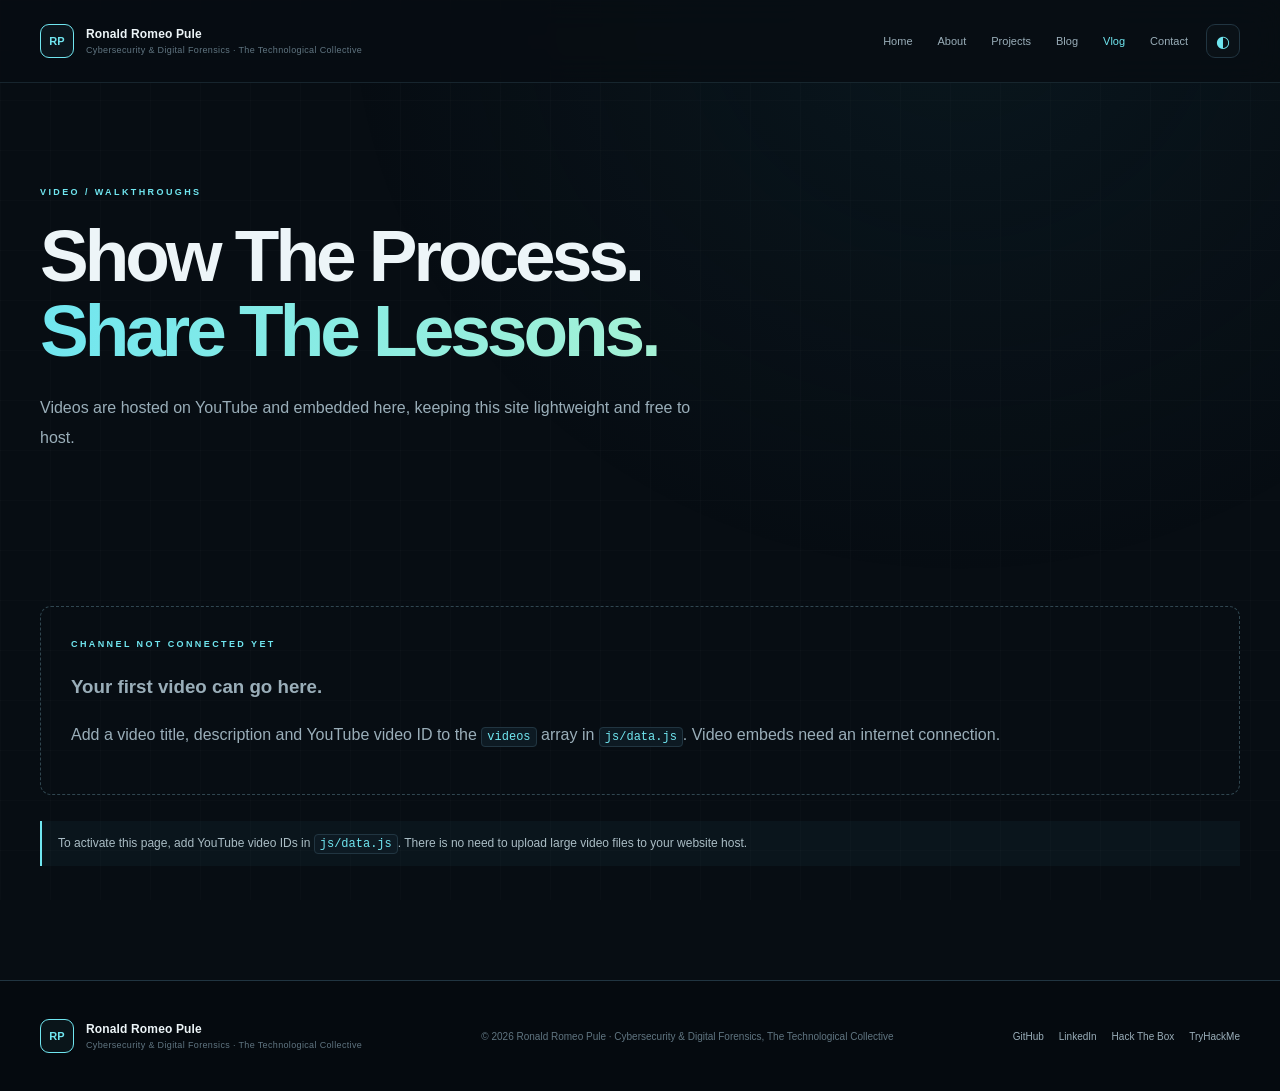
<file: vlog.html>
<!doctype html><html lang="en"><head><meta charset="utf-8"><meta name="viewport" content="width=device-width,initial-scale=1"><title>Vlog | Ronald Romeo Pule</title><link rel="icon" href="assets/favicon.svg" type="image/svg+xml"><link rel="stylesheet" href="css/style.css"><script defer src="js/data.js"></script><script defer src="js/site.js"></script></head><body data-page="vlog"><div id="site-header"></div><main><section class="page-hero wrap"><p class="eyebrow">VIDEO / WALKTHROUGHS</p><h1>Show the process.<br><span class="gradient">Share the lessons.</span></h1><p class="intro">Videos are hosted on YouTube and embedded here, keeping this site lightweight and free to host.</p></section><section class="section wrap page-list"><div id="vlog-list" class="video-grid"></div><p class="note">To activate this page, add YouTube video IDs in <code>js/data.js</code>. There is no need to upload large video files to your website host.</p></section></main><div id="site-footer"></div></body></html>
</file>
<file: css/style.css>
:root{--bg:#070d13;--panel:#0d1823;--text:#edf5f8;--muted:#9aaeb9;--soft:#607581;--line:#20313d;--accent:#72e5ee;--mint:#a4f3d4;--max:1160px}*{box-sizing:border-box}html{scroll-behavior:smooth;scroll-padding-top:90px}body{margin:0;background:var(--bg);color:var(--text);font:16px/1.7 Inter,"Segoe UI",Arial,sans-serif;-webkit-font-smoothing:antialiased}body:before{content:"";position:fixed;inset:0;z-index:-1;pointer-events:none;background:radial-gradient(ellipse at 75% 0%,#11313c44,transparent 45%),linear-gradient(#ffffff04 1px,transparent 1px),linear-gradient(90deg,#ffffff04 1px,transparent 1px);background-size:auto,50px 50px,50px 50px}a{color:inherit}.wrap{width:min(var(--max),calc(100% - 52px));margin-inline:auto}.site-header{position:sticky;top:0;z-index:10;background:#070d13e8;border-bottom:1px solid #20313d99;backdrop-filter:blur(16px)}.nav-inner{height:74px;display:flex;align-items:center;justify-content:space-between;gap:24px}.brand{font-size:13px;font-weight:850;letter-spacing:1.3px;text-decoration:none;white-space:nowrap}.brand-mark{display:inline-grid;place-items:center;width:25px;height:25px;margin-right:9px;border:1px solid var(--accent);border-radius:6px;color:var(--accent);font-size:10px}.brand-dot{color:var(--accent)}.nav-links{display:flex;gap:23px}.nav-links a{font-size:12px;text-decoration:none;color:var(--muted)}.nav-links a:hover,.nav-links a[aria-current=page]{color:var(--accent)}.menu-toggle{display:none;background:none;color:var(--text);border:1px solid var(--line);border-radius:7px;padding:7px 10px}.hero{min-height:calc(100vh - 74px);display:flex;align-items:center;position:relative;padding-top:65px;padding-bottom:80px}.hero-grid{display:grid;grid-template-columns:1.15fr .85fr;gap:65px;align-items:center;width:100%}.eyebrow{font-size:10px;font-weight:800;letter-spacing:2.2px;color:var(--accent);margin:0 0 17px;text-transform:uppercase}.hero h1,.page-hero h1{font-size:clamp(48px,6.4vw,82px);line-height:1.03;letter-spacing:-3.4px;margin:0 0 25px}.gradient{background:linear-gradient(100deg,var(--accent),var(--mint));-webkit-background-clip:text;background-clip:text;color:transparent}.intro{max-width:660px;color:var(--muted);font-size:17px;line-height:1.85}.actions{display:flex;flex-wrap:wrap;gap:11px;margin-top:28px}.button{display:inline-flex;justify-content:center;align-items:center;gap:12px;text-decoration:none;border:1px solid #344953;border-radius:7px;padding:11px 16px;font-size:12px;font-weight:750;transition:transform .2s,border-color .2s}.button:hover{transform:translateY(-2px);border-color:var(--accent)}.button.primary{background:var(--accent);color:#061218;border-color:var(--accent)}.meta{font-size:10px;letter-spacing:1.8px;color:var(--soft);margin-top:34px}.meta span{padding:0 8px;color:var(--accent)}.terminal{background:linear-gradient(145deg,#101f2b,#09131c);border:1px solid #273d49;border-radius:12px;overflow:hidden;box-shadow:0 25px 80px #0005;transform:rotate(1deg)}.terminal-bar{display:flex;align-items:center;gap:6px;height:40px;padding:0 15px;border-bottom:1px solid var(--line)}.terminal-bar i{width:7px;height:7px;border-radius:100%;background:#526872}.terminal-bar small{margin-left:auto;color:var(--soft);font:10px Consolas,monospace}.terminal-content{padding:24px;font-family:Consolas,monospace}.terminal-content>p:not(.terminal-line){display:flex;gap:15px;align-items:center;margin:0 0 22px}.terminal-content b{font-size:10px;color:var(--accent);font-weight:400}.terminal-content small{display:block;color:var(--soft);font-size:9px;letter-spacing:1.4px}.terminal-content strong{display:block;font:600 14px Inter,"Segoe UI",Arial,sans-serif;color:var(--text);margin-top:2px}.terminal-content hr{border:0;border-top:1px solid var(--line);margin:25px 0 16px}.terminal-line{font-size:11px;color:#cedde2}.terminal-line em{font-style:normal;color:var(--accent)}.terminal-line span{color:var(--accent)}.hero-index{position:absolute;bottom:22px;right:0;font-size:9px;color:var(--soft);letter-spacing:2px}.section{padding-top:94px;padding-bottom:94px}.section-heading{display:flex;justify-content:space-between;align-items:end;gap:20px;margin-bottom:30px}.section h2,.closing h2{font-size:clamp(32px,4vw,50px);line-height:1.15;letter-spacing:-1.5px;margin:0}.text-link{font-size:12px;font-weight:750;color:var(--accent);text-decoration:none;white-space:nowrap}.cards{display:grid;grid-template-columns:repeat(3,minmax(0,1fr));gap:15px}.project-card{display:flex;flex-direction:column;text-decoration:none;min-height:280px;border:1px solid var(--line);border-radius:11px;padding:23px;background:linear-gradient(145deg,#0d1823,#0a131b);transition:transform .2s,border-color .2s}.project-card:hover{transform:translateY(-4px);border-color:#456571}.card-top{display:flex;justify-content:space-between;align-items:center;gap:9px;margin-bottom:31px}.tag{font-size:9px;letter-spacing:1.5px;color:var(--accent);font-weight:800;text-transform:uppercase}.status{font-size:9px;color:#a8bdc5;border:1px solid #324752;border-radius:99px;padding:3px 7px;white-space:nowrap}.project-card h3,.post-card h3{font-size:21px;line-height:1.3;letter-spacing:-.4px;margin:0 0 11px}.project-card p,.post-card p{font-size:13px;color:var(--muted);line-height:1.8}.card-arrow{margin-top:auto;padding-top:18px;font-size:12px;font-weight:750;color:var(--accent)}.about-band{border-block:1px solid var(--line);background:#0b151eaa}.two-col{display:grid;grid-template-columns:.9fr 1.1fr;gap:80px;align-items:start}.dim{color:#718894}.two-col .intro{font-size:15px}.prose{color:var(--muted);font-size:15px}.prose p{margin-bottom:20px}.posts{display:grid;grid-template-columns:repeat(2,minmax(0,1fr));gap:16px}.post-card{padding:24px;border:1px solid var(--line);border-radius:11px;background:#0c1723a8}.post-meta{display:flex;flex-wrap:wrap;gap:10px;align-items:center;color:var(--soft);font-size:9px;letter-spacing:1px;text-transform:uppercase;margin-bottom:20px}.post-card a{font-size:12px;text-decoration:none;color:var(--accent);font-weight:750}.vlog-band{display:grid;grid-template-columns:.8fr 1.2fr;gap:60px;align-items:center}.vlog-band h2{margin-bottom:20px}.video-placeholder{min-height:280px;border:1px solid #2a414c;border-radius:11px;background:linear-gradient(135deg,#0d1b26,#05090d);display:grid;align-content:center;justify-items:center;text-align:center;padding:28px}.play{display:grid;place-items:center;width:48px;height:48px;background:var(--accent);color:#061218;border-radius:100%;padding-left:3px;margin-bottom:16px}.video-placeholder p{font-size:10px;letter-spacing:2px;font-weight:800}.video-placeholder small{font-size:11px;color:var(--soft)}.closing{border-top:1px solid var(--line);padding-top:70px;padding-bottom:100px}.closing h2{margin-bottom:24px}.site-footer{border-top:1px solid var(--line);background:#050a0f}.footer-inner{min-height:95px;display:flex;align-items:center;justify-content:space-between;gap:18px;color:var(--soft);font-size:10px}.footer-links{display:flex;gap:15px}.footer-links a{color:var(--muted);text-decoration:none}.page-hero{padding-top:90px;padding-bottom:40px}.page-hero h1{font-size:clamp(45px,6vw,73px)}.page-list{padding-top:22px}.filters{display:flex;align-items:center;justify-content:space-between;flex-wrap:wrap;gap:17px;margin-bottom:27px}.search{height:42px;min-width:min(100%,280px);display:flex;align-items:center;gap:10px;padding:0 12px;border:1px solid var(--line);border-radius:7px;background:var(--panel);color:var(--soft)}.search input{width:100%;border:0;outline:0;background:transparent;color:var(--text);font:inherit;font-size:12px}.chips{display:flex;flex-wrap:wrap;gap:7px}.chip{cursor:pointer;border:1px solid var(--line);border-radius:99px;background:transparent;color:var(--muted);font:inherit;font-size:10px;padding:7px 11px}.chip.active,.chip:hover{border-color:#4e7d87;background:#72e5ee15;color:var(--accent)}.empty{color:var(--muted);padding:30px 0}.detail{min-height:60vh;padding-top:40px;padding-bottom:100px}.back-link{display:inline-block;color:var(--accent);font-size:12px;font-weight:750;text-decoration:none;margin-bottom:32px}.detail-header{max-width:850px;margin-bottom:44px}.detail-header h1{font-size:clamp(40px,6vw,70px);line-height:1.1;letter-spacing:-2.5px;margin:15px 0 20px}.detail-content{max-width:770px;margin:auto;color:#c6d4da}.detail-content h2{font-size:27px;letter-spacing:-.6px;margin:40px 0 12px}.detail-content p,.detail-content li{line-height:1.9}.detail-content ul{padding-left:23px}.note{border-left:2px solid var(--accent);padding:12px 16px;background:#72e5ee0a;color:#aabdc5;font-size:12px;margin-top:26px}.detail-note{max-width:770px;margin:35px auto 0}code{font:12px Consolas,monospace;color:var(--accent);background:#0d1a23;border:1px solid var(--line);padding:2px 5px;border-radius:4px}.video-grid{display:grid;grid-template-columns:repeat(2,minmax(0,1fr));gap:18px}.video-card{overflow:hidden;border:1px solid var(--line);border-radius:11px;background:var(--panel)}.video-card iframe{display:block;width:100%;aspect-ratio:16/9;border:0}.video-card div{padding:17px}.video-card h3{margin:0 0 5px}.video-card p{font-size:12px;color:var(--muted);margin:0}.video-empty{grid-column:1/-1;padding:30px;border:1px dashed #304650;border-radius:11px;color:var(--muted)}.contact-links{display:grid;gap:12px}.contact-item{display:flex;justify-content:space-between;gap:18px;padding:17px;border:1px solid var(--line);border-radius:8px;background:var(--panel)}.contact-item>span{font-size:12px;color:var(--muted)}.contact-item strong,.contact-item a{font-size:12px;color:var(--text);text-decoration:none;text-align:right}.contact-item a:hover{color:var(--accent)}.interest-cards{display:grid;grid-template-columns:repeat(3,1fr);gap:15px;margin-top:30px}.interest-cards article{padding:22px;border:1px solid var(--line);border-radius:10px;background:var(--panel)}.interest-cards b{font-size:10px;color:var(--accent)}.interest-cards h3{margin:15px 0 5px}.interest-cards p{font-size:12px;color:var(--muted);margin:0}.band{background:#09121a;border-block:1px solid var(--line)}
@media(max-width:850px){.hero-grid{gap:32px}.cards{grid-template-columns:repeat(2,minmax(0,1fr))}.two-col,.vlog-band{gap:35px}.wrap{width:calc(100% - 42px)}}@media(max-width:680px){.wrap{width:calc(100% - 34px)}.nav-inner{height:66px}.menu-toggle{display:block}.nav-links{display:none;position:absolute;left:17px;right:17px;top:65px;background:#08111a;border:1px solid var(--line);border-radius:0 0 9px 9px;padding:12px 18px;flex-direction:column;gap:0}.nav-links.open{display:flex}.nav-links a{padding:9px 0}.hero{min-height:auto;padding-top:65px;padding-bottom:80px}.hero-grid,.cards,.posts,.two-col,.vlog-band,.interest-cards,.video-grid{grid-template-columns:1fr}.hero-grid{gap:42px}.hero h1{font-size:clamp(43px,12vw,63px);letter-spacing:-2.5px}.intro{font-size:15px}.terminal{transform:none}.section{padding-top:70px;padding-bottom:70px}.section-heading{align-items:start;flex-direction:column}.section h2,.closing h2{font-size:clamp(30px,8vw,43px)}.project-card{min-height:230px}.page-hero{padding-top:65px}.page-hero h1{font-size:clamp(41px,11vw,60px);letter-spacing:-2px}.filters{align-items:stretch}.search{width:100%}.footer-inner{padding:22px 0;align-items:flex-start;flex-direction:column;justify-content:center}.footer-links{flex-wrap:wrap}.contact-item{align-items:flex-start;flex-direction:column}.contact-item a,.contact-item strong{text-align:left}.detail-header h1{letter-spacing:-1.7px}}@media(prefers-reduced-motion:reduce){html{scroll-behavior:auto}*,*:before,*:after{transition:none!important}}


/* Version 0.3: identity, clickable focus areas and theme toggle */
.nav-inner{position:relative}
.brand{display:inline-flex;align-items:center;gap:0}
.brand-stack{display:inline-flex;flex-direction:column;line-height:1.22;gap:3px}
.brand-stack strong{font-size:12px;font-weight:850;letter-spacing:1.1px;color:var(--text)}
.brand-stack small{font-size:9px;letter-spacing:.25px;color:var(--soft);font-weight:500}
.role-line{display:flex;flex-direction:column;gap:2px;margin:-7px 0 23px}
.role-line strong{font-size:13px;letter-spacing:.3px;color:var(--text)}
.role-line span{font-size:11px;color:var(--muted)}
.nav-controls{display:flex;align-items:center;gap:12px}
.theme-toggle{height:32px;width:32px;display:inline-grid;place-items:center;border:1px solid var(--line);border-radius:7px;background:transparent;color:var(--accent);cursor:pointer;font-size:17px}
.theme-toggle:hover{border-color:var(--accent)}
.focus-section .section-heading{align-items:end}
.focus-intro{max-width:340px;color:var(--muted);font-size:13px;line-height:1.7;margin:0}
.focus-grid{display:grid;grid-template-columns:repeat(3,minmax(0,1fr));gap:13px;margin-top:28px}
.focus-card{min-width:0;display:flex;flex-direction:column;gap:10px;padding:20px;border:1px solid var(--line);border-radius:10px;background:linear-gradient(145deg,#0d1823,#0a131b);text-decoration:none;transition:transform .2s,border-color .2s,background .2s}
.focus-card:hover{transform:translateY(-3px);border-color:#527986}
.focus-number{font:11px Consolas,monospace;color:var(--accent)}
.focus-card-title{font-size:16px;line-height:1.35;font-weight:750;color:var(--text)}
.focus-card-description{font-size:12px;line-height:1.7;color:var(--muted)}
.focus-card-link{display:flex;justify-content:space-between;align-items:center;margin-top:4px;padding-top:10px;border-top:1px solid var(--line);font-size:10px;color:var(--accent);font-weight:750}
.focus-grid-about{margin-top:22px}
.project-areas{display:flex;flex-wrap:wrap;gap:5px;margin-top:2px}
.project-areas span{font-size:9px;line-height:1.5;color:var(--muted);border:1px solid var(--line);border-radius:99px;padding:3px 7px}
.project-card .card-arrow{margin-top:auto}
[data-theme="light"]{color-scheme:light;--bg:#f2f6f7;--panel:#ffffff;--text:#13252d;--muted:#4e626a;--soft:#687b82;--line:#d6e1e5;--accent:#087f8c;--mint:#318c70}
[data-theme="light"] body{background:var(--bg);color:var(--text)}
[data-theme="light"] body:before{opacity:.18}
[data-theme="light"] .site-header{background:rgba(242,246,247,.92);border-bottom-color:var(--line)}
[data-theme="light"] .terminal,[data-theme="light"] .project-card,[data-theme="light"] .post-card,[data-theme="light"] .interest-cards article,[data-theme="light"] .contact-item,[data-theme="light"] .video-placeholder,[data-theme="light"] .video-card,[data-theme="light"] .focus-card{background:#fff;border-color:var(--line)}
[data-theme="light"] .terminal-content strong,[data-theme="light"] .terminal-line{color:var(--text)}
[data-theme="light"] .about-band,[data-theme="light"] .band{background:#e8eff1}
[data-theme="light"] .site-footer{background:#e9f0f2;border-color:var(--line)}
[data-theme="light"] .video-empty{border-color:var(--line)}
@media(max-width:850px){.focus-grid{grid-template-columns:repeat(2,minmax(0,1fr))}.focus-section .section-heading{align-items:flex-start}}
@media(max-width:680px){
 .nav-controls{gap:8px}
 .nav-links{right:0;left:0;top:65px}
 .brand-stack small{font-size:8px}
 .focus-grid{grid-template-columns:1fr}
 .focus-card{padding:17px}
 .focus-section .section-heading{gap:12px}
 .focus-intro{max-width:100%}
 .theme-toggle{height:30px;width:30px}
}


/* v0.5 profile sections: experience timeline and filterable technical skills */
.section-intro{max-width:360px;margin:0;color:var(--muted);font-size:13px;line-height:1.75}
.about-profile .prose strong{color:var(--text)}
.education-list{margin-top:26px}
.education-card{display:flex;gap:20px;align-items:flex-start;padding:24px;border:1px solid var(--line);border-radius:10px;background:var(--panel)}
.timeline-mark{white-space:nowrap;color:var(--accent);font-size:9px;letter-spacing:1.5px;font-weight:800;border:1px solid var(--line);border-radius:99px;padding:5px 9px}
.education-card h3{margin:0 0 6px;font-size:19px}.education-card p{margin:6px 0 0;color:var(--muted);font-size:13px}.entry-org{font-size:14px;color:var(--text);margin:4px 0}.entry-meta{font-size:11px;color:var(--soft);letter-spacing:.5px}
.experience-list{position:relative;display:grid;gap:12px;margin-top:29px}.experience-card{display:grid;grid-template-columns:18px 1fr;gap:15px}.experience-marker{width:9px;height:9px;border-radius:50%;background:var(--accent);margin:27px auto 0;box-shadow:0 0 0 5px #72e5ee16}.experience-body{padding:22px 24px;border:1px solid var(--line);border-radius:10px;background:linear-gradient(135deg,var(--panel),transparent)}.experience-top{display:flex;justify-content:space-between;align-items:flex-start;gap:18px}.experience-top h3{font-size:19px;line-height:1.35;margin:0}.experience-body>p{color:var(--muted);font-size:13px;margin:14px 0 12px;line-height:1.75}.experience-period{flex-shrink:0;font-size:10px;letter-spacing:.8px;color:var(--accent);border:1px solid var(--line);border-radius:99px;padding:4px 8px}.experience-type{display:inline-block;font-size:10px;color:var(--soft);letter-spacing:1px;text-transform:uppercase}
.skill-filters{margin:25px 0 20px}.skill-grid{display:grid;grid-template-columns:repeat(3,minmax(0,1fr));gap:12px}.skill-card{display:flex;align-items:flex-start;gap:12px;min-height:112px;padding:16px;border:1px solid var(--line);background:var(--panel);border-radius:9px}.skill-icon{flex:0 0 36px;height:36px;display:grid;place-items:center;border:1px solid #72e5ee45;border-radius:8px;color:var(--accent);font-family:Consolas,monospace;font-size:10px;font-weight:700}.skill-card h3{font-size:15px;line-height:1.35;margin:4px 0 5px}.skill-card p{font-size:11px;color:var(--muted);line-height:1.6;margin:0}.skill-category{font-size:8px;letter-spacing:1.1px;text-transform:uppercase;color:var(--soft)}
[data-theme="light"] .education-card,[data-theme="light"] .experience-body,[data-theme="light"] .skill-card{background:#fff;border-color:var(--line)}
@media(max-width:850px){.skill-grid{grid-template-columns:repeat(2,minmax(0,1fr))}.section-intro{max-width:100%;margin-top:12px}}
@media(max-width:600px){.skill-grid{grid-template-columns:1fr}.experience-top{flex-direction:column;gap:8px}.education-card{flex-direction:column;gap:12px}.experience-body{padding:18px}.skill-card{min-height:0}}


/* v0.6: display headings use Title Case for consistent editorial styling. */
.hero h1, .page-hero h1, .section h2, .about-band h2, .closing h2, .vlog-band h2 { text-transform: capitalize; }


/* v0.7: expandable experience details and certification catalogue */
.certifications-list{display:grid;gap:11px;margin-top:24px}
.certification-group{border:1px solid var(--line);border-radius:10px;background:var(--panel);overflow:hidden}
.certification-group>summary,.responsibilities-details>summary{list-style:none;cursor:pointer;display:flex;justify-content:space-between;align-items:center;gap:14px;padding:17px 20px;font-weight:750;color:var(--text)}
.certification-group>summary::-webkit-details-marker,.responsibilities-details>summary::-webkit-details-marker{display:none}
.certification-group>summary:after,.responsibilities-details>summary:after{content:"＋";color:var(--accent);font-size:18px;margin-left:auto}
.certification-group[open]>summary:after,.responsibilities-details[open]>summary:after{content:"−"}
.cert-count{font-size:10px;font-weight:600;color:var(--muted);white-space:nowrap}
.certification-items{padding:0 16px 14px;display:grid;grid-template-columns:repeat(2,minmax(0,1fr));gap:9px}
.certification-card{display:flex;align-items:flex-start;gap:11px;padding:14px;border:1px solid var(--line);border-radius:8px;min-width:0}
.cert-mark{flex:0 0 28px;height:28px;display:grid;place-items:center;border-radius:50%;border:1px solid #72e5ee55;color:var(--accent);font-size:13px}
.certification-card h3{font-size:13px;line-height:1.45;margin:0 0 5px}.certification-card p{font-size:11px;color:var(--muted);margin:0;line-height:1.5}.certification-card time{font-size:10px;color:var(--soft);white-space:nowrap;margin-left:auto;padding-left:6px}
.responsibilities-details{margin-top:15px;border-top:1px solid var(--line);padding-top:2px}
.responsibilities-details>summary{padding:13px 0 10px;font-size:12px;justify-content:flex-start}
.responsibilities-details>summary span{font-size:9px;font-weight:600;color:var(--soft);margin-left:auto}
.responsibilities-details ul{padding-left:20px;margin:12px 0 5px;display:grid;gap:8px}.responsibilities-details li{font-size:12px;color:var(--muted);line-height:1.65;padding-left:3px}
[data-theme="light"] .certification-group{background:#fff}.certification-group>summary:focus-visible,.responsibilities-details>summary:focus-visible{outline:2px solid var(--accent);outline-offset:3px}
@media(max-width:650px){.certification-items{grid-template-columns:1fr}.certification-card{flex-wrap:wrap}.certification-card time{margin-left:39px;padding-left:0;width:100%}.certification-group>summary{padding:15px}.responsibilities-details>summary{flex-wrap:wrap}.responsibilities-details>summary span{margin-left:0}}

/* v0.8 — refined editorial/technical visual system */
:root{--max:1200px;--accent:#70e6f0;--mint:#a5f2d5;--line:#213541;--panel:#0d1924}
html{scroll-padding-top:100px}
::selection{background:#70e6f044;color:var(--text)}
:focus-visible{outline:2px solid var(--accent);outline-offset:4px}
.wrap{width:min(var(--max),calc(100% - 64px))}
.site-header{background:rgba(7,13,19,.88);border-bottom-color:#29404b80}
.nav-inner{height:82px}
.brand{display:flex;align-items:center;gap:0;letter-spacing:.2px}
.brand-mark{width:34px;height:34px;border-radius:9px;font-size:11px;margin-right:12px;background:#70e6f00c}
.brand-stack{display:grid;gap:1px;line-height:1.4}
.brand-stack strong{font-size:12px;letter-spacing:.15px}
.brand-stack small{font-size:9px;color:var(--soft);font-weight:500;letter-spacing:.35px}
.nav-controls{display:flex;align-items:center;gap:18px}
.nav-links{gap:clamp(13px,2vw,25px)}
.nav-links a{font-size:11px;transition:color .18s ease}
.theme-toggle{display:grid;place-items:center;width:34px;height:34px;border:1px solid var(--line);border-radius:9px;background:#ffffff04;color:var(--accent);cursor:pointer;font-size:16px}
.menu-toggle{cursor:pointer;font-size:11px}
.hero{min-height:min(790px,calc(100vh - 82px));padding-top:80px;padding-bottom:100px}
.hero-grid{grid-template-columns:minmax(0,1.1fr) minmax(320px,.9fr);gap:clamp(38px,6vw,88px)}
.role-line{display:flex;flex-wrap:wrap;align-items:center;gap:10px 15px;margin:0 0 22px;color:var(--muted);font-size:12px}
.role-line strong{font-size:13px;color:var(--text);font-weight:750}
.role-line span{border-left:1px solid var(--line);padding-left:15px;color:var(--accent)}
.hero h1{font-size:clamp(51px,6.5vw,88px);line-height:.99;letter-spacing:-.055em;margin-bottom:25px}
.eyebrow{letter-spacing:2.4px;font-size:9px}
.intro{font-size:16px;line-height:1.85}
.actions{gap:12px}
.button{border-radius:9px;padding:13px 18px;font-size:11px;min-height:44px}
.button.primary{box-shadow:0 8px 28px #70e6f019}
.button:hover,.project-card:hover{transform:translateY(-3px)}
.meta{letter-spacing:1.4px;font-size:9px}
.terminal{transform:none;position:relative;border-radius:16px;background:linear-gradient(145deg,#122632 0%,#09121a 72%);box-shadow:0 30px 100px #0006;isolation:isolate}
.terminal:before{content:"";position:absolute;inset:-1px;border-radius:inherit;border:1px solid #70e6f026;pointer-events:none;z-index:-1}
.terminal-bar{height:46px;padding:0 19px}
.terminal-content{padding:clamp(23px,3vw,36px)}
.terminal-content>p:not(.terminal-line){gap:18px;margin-bottom:27px}
.terminal-content b{display:grid;place-items:center;width:30px;height:30px;border:1px solid #70e6f033;border-radius:8px;background:#70e6f008}
.terminal-content small{font-size:9px;letter-spacing:1.7px}
.terminal-content strong{font-size:15px;margin-top:4px}
.terminal-content hr{margin:30px 0 19px}
.terminal-line{font-size:12px}
.hero-index{right:0;bottom:26px}
.section{padding-top:clamp(75px,8vw,112px);padding-bottom:clamp(75px,8vw,112px)}
.section-heading{margin-bottom:35px}
.section h2,.closing h2{letter-spacing:-.045em}
.project-card,.post-card,.focus-card,.skill-card,.education-card,.experience-body,.certification-group,.contact-item,.video-card{border-radius:13px;transition:border-color .2s ease,transform .2s ease,background .2s ease}
.project-card{min-height:300px;padding:26px;background:linear-gradient(150deg,#101e29,#0a131b);border-color:#253b47}
.project-card:hover,.post-card:hover,.focus-card:hover{border-color:#47717d}
.card-top{margin-bottom:38px}
.tag{letter-spacing:1.3px}
.project-card h3,.post-card h3{font-size:22px;letter-spacing:-.6px}
.project-card p,.post-card p{font-size:13px}
.about-band{background:linear-gradient(100deg,#0b161f,#0b151d 60%,#0b1a20);border-color:#1d303b}
.two-col{gap:clamp(35px,7vw,95px)}
.posts{gap:18px}
.post-card{padding:26px;background:linear-gradient(150deg,#0e1b26,#0a131b)}
.focus-card{padding:23px;border-radius:13px}
.focus-card-title{font-size:19px}
.vlog-band{gap:clamp(30px,6vw,75px)}
.video-placeholder{border-radius:15px;min-height:300px;background:radial-gradient(ellipse at 50% 40%,#163441,#071017 70%);position:relative;overflow:hidden}
.video-placeholder:before{content:"";position:absolute;inset:14px;border:1px solid #70e6f01a;border-radius:10px;pointer-events:none}
.play{box-shadow:0 0 0 10px #70e6f010,0 0 35px #70e6f028}
.closing{padding-top:78px;padding-bottom:105px}
.site-footer{background:#050a0f}
.footer-inner{min-height:110px}
.page-hero{padding-top:clamp(65px,8vw,105px);padding-bottom:35px}
.page-hero h1{letter-spacing:-.055em}
.search{border-radius:9px}
.search input:focus{outline:none}
.chip{border-radius:8px;padding:8px 12px;transition:background .18s ease,border-color .18s ease,color .18s ease}
.detail-header h1{letter-spacing:-.055em}
.detail-content{font-size:15px}
.contact-item{padding:20px 22px}
.contact-item a{overflow-wrap:anywhere}
[data-theme="light"] .site-header{background:rgba(242,246,247,.92)}
[data-theme="light"] .terminal{background:linear-gradient(145deg,#fff,#edf5f6)}
[data-theme="light"] .project-card,[data-theme="light"] .post-card{background:linear-gradient(145deg,#fff,#f6f9fa)}
[data-theme="light"] .about-band{background:linear-gradient(100deg,#e9f2f4,#e5eff1)}
[data-theme="light"] .terminal-content b{background:#087f8c0a;border-color:#087f8c25}
[data-theme="light"] .video-placeholder{background:radial-gradient(ellipse at 50% 40%,#d6e9eb,#f5f8f9 70%)}
@media(max-width:900px){
 .wrap{width:calc(100% - 44px)}
 .hero-grid{grid-template-columns:minmax(0,1fr) minmax(260px,.8fr);gap:32px}
 .hero h1{font-size:clamp(48px,6.5vw,70px)}
 .nav-links{gap:14px}
 .brand-stack small{max-width:220px}
}
@media(max-width:680px){
 .wrap{width:calc(100% - 36px)}
 .nav-inner{height:70px;gap:10px}
 .brand-mark{width:31px;height:31px;margin-right:9px}
 .brand-stack strong{font-size:11px}
 .brand-stack small{font-size:8px;max-width:175px}
 .nav-controls{gap:8px}
 .theme-toggle{width:32px;height:32px}
 .nav-links{top:69px;left:18px;right:18px;padding:10px 17px;background:#09131c;box-shadow:0 20px 40px #0005}
 .nav-links a{padding:12px 0;border-bottom:1px solid #20313d70}
 .nav-links a:last-child{border-bottom:0}
 .hero{padding-top:54px;padding-bottom:75px}
 .hero-grid{grid-template-columns:1fr;gap:35px}
 .hero h1{font-size:clamp(46px,12vw,65px);letter-spacing:-.055em}
 .role-line{font-size:11px;gap:8px 11px}
 .role-line span{padding-left:11px}
 .terminal-content{padding:24px}
 .section{padding-top:68px;padding-bottom:68px}
 .section-heading{gap:15px}
 .project-card{min-height:240px}
 .video-placeholder{min-height:245px}
 .footer-inner{gap:18px}
 .contact-item{gap:7px}
}
@media(max-width:380px){
 .brand-stack small{max-width:132px}
 .hero h1{font-size:43px}
 .actions .button{width:100%}
 .role-line span{border-left:0;padding-left:0;width:100%}
}
@media(prefers-reduced-motion:reduce){.button:hover,.project-card:hover,.post-card:hover,.focus-card:hover{transform:none}}

/* Version 0.9: reference list styling for long-form technical papers */
.article-references{margin-top:54px;padding-top:18px;border-top:1px solid var(--line)}
.article-references h2{font-size:24px!important}
.article-references ol{padding-left:24px}
.article-references li{padding-left:5px;margin:0 0 15px;color:var(--muted)}
.article-references a{display:inline-block;margin-left:6px;color:var(--accent);font-size:12px;text-decoration:none}
.article-references a:hover{text-decoration:underline}
.reference-note{font-size:12px;color:var(--soft)}
@media(prefers-reduced-motion:reduce){html{scroll-behavior:auto}.button,.project-card{transition:none}.button:hover,.project-card:hover{transform:none}}
</file>
